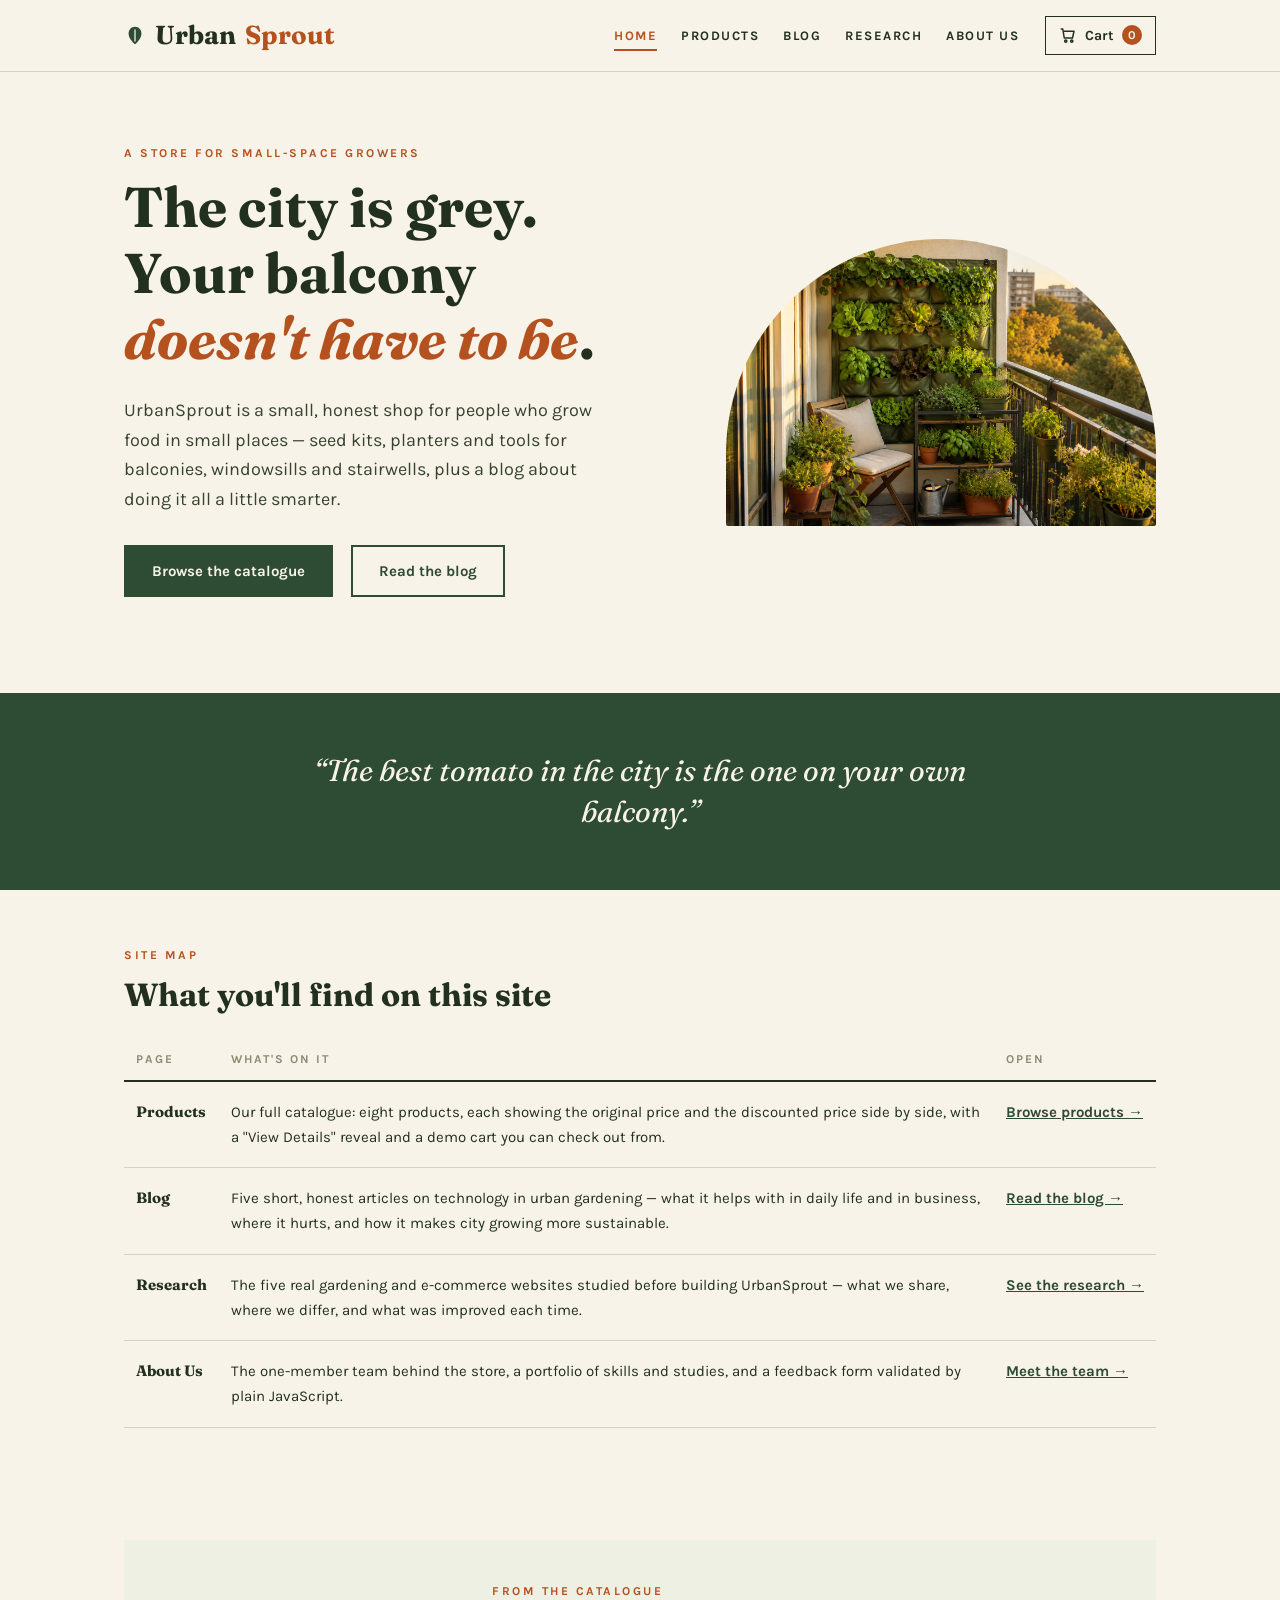
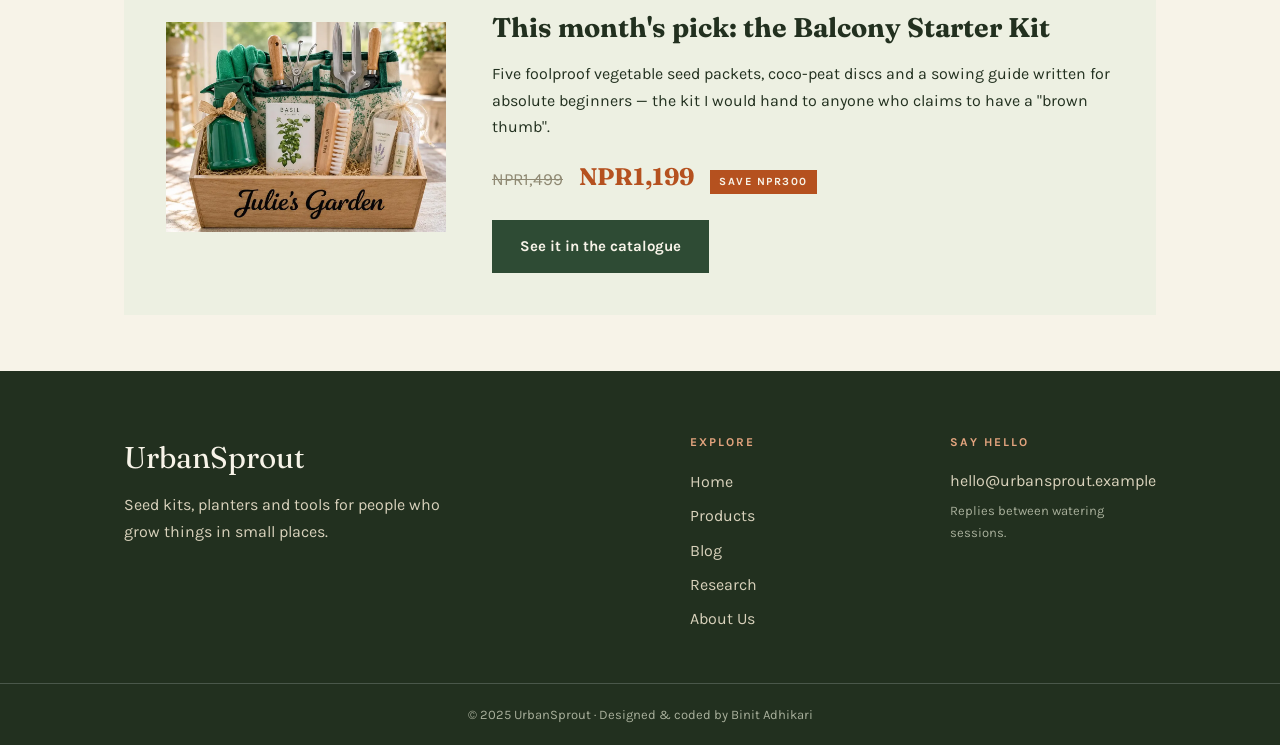
<file: UrbanSprout/index.html>
<!DOCTYPE html>
<html lang="en">
<head>
  
  <meta charset="UTF-8">
  <meta name="viewport" content="width=device-width, initial-scale=1.0">
  <meta name="description" content="UrbanSprout is a fictional urban gardening store — seed kits, planters and tools for balcony growers. A static student project by Aaditya Thakur.">
  <title>UrbanSprout — Urban Gardening, Grown Simple</title>

  
  <link href="https://fonts.googleapis.com/css2?family=Fraunces:opsz,wght@9..144,600;9..144,700&amp;family=Karla:wght@400;700&amp;display=swap" rel="stylesheet">

  
  <link rel="stylesheet" href="css/style.css">
</head>
<body>

 
  <nav class="navbar">
    <div class="nav-inner">
      <!-- brand: hand-drawn leaf SVG + wordmark -->
      <a href="index.html" class="brand">
        <svg xmlns="http://www.w3.org/2000/svg" width="22" height="22" viewBox="0 0 24 24" fill="none">
          <path d="M12 22C12 22 5 16.5 5 10.5C5 6 8 3 12 3C16 3 19 6 19 10.5C19 16.5 12 22 12 22Z" fill="#2E4B34"/>
          <path d="M12 6V19" stroke="#F7F3E8" stroke-width="1.4"/>
        </svg>
        Urban<span>Sprout</span>
      </a>

      
      <ul class="nav-links">
        <li><a href="index.html" class="active">Home</a></li>
        <li><a href="products.html">Products</a></li>
        <li><a href="blog.html">Blog</a></li>
        <li><a href="research.html">Research</a></li>
        <li><a href="about.html">About Us</a></li>
      </ul>

     
      <a href="products.html#cart" class="cart-link">
        <svg xmlns="http://www.w3.org/2000/svg" width="18" height="18" viewBox="0 0 24 24" fill="none" stroke="currentColor" stroke-width="2" stroke-linecap="round" stroke-linejoin="round">
          <path d="M3 4H5L7 16H18L20 7H6"/>
          <circle cx="9" cy="20" r="1.5"/>
          <circle cx="17" cy="20" r="1.5"/>
        </svg>
        Cart <span class="cart-count" id="cartCount">0</span>
      </a>
    </div>
  </nav>

  
  <header class="hero">
    <div class="wrap hero-grid">

      <!-- hero text -->
      <div class="hero-text">
        <span class="kicker">A store for small-space growers</span>
        <h1>The city is grey.<br>Your balcony <em>doesn't have to be</em>.</h1>
        <p>UrbanSprout is a small, honest shop for people who grow food in small
           places — seed kits, planters and tools for balconies, windowsills and
           stairwells, plus a blog about doing it all a little smarter.</p>
        <a href="products.html" class="btn">Browse the catalogue</a>
        <a href="blog.html" class="btn-outline">Read the blog</a>
        <p class="hero-note"></p>
      </div>

      
      <img src="images/bg.png"
           alt="A lush balcony garden with potted plants and vines climbing the railing"
           class="hero-img"
           style="border-radius: 999px 999px 12px 12px;">
    </div>
  </header>

  
  <section class="band">
    <div class="wrap">
      <p>“The best tomato in the city is the one on your own balcony.”</p>
    </div>
  </section>

  
  <section class="section">
    <div class="wrap">
      <span class="kicker">Site map</span>
      <h2>What you'll find on this site</h2>

      
      <div class="table-scroll">
        <table class="data">
          <thead>
            <tr>
              <th>Page</th>
              <th>What's on it</th>
              <th>Open</th>
            </tr>
          </thead>
          <tbody>
            <tr>
              <td class="page-name">Products</td>
              <td>Our full catalogue: eight products, each showing the original price
                  and the discounted price side by side, with a "View Details" reveal
                  and a demo cart you can check out from.</td>
              <td><a href="products.html">Browse products →</a></td>
            </tr>
            <tr>
              <td class="page-name">Blog</td>
              <td>Five short, honest articles on technology in urban gardening — what
                  it helps with in daily life and in business, where it hurts, and how
                  it makes city growing more sustainable.</td>
              <td><a href="blog.html">Read the blog →</a></td>
            </tr>
            <tr>
              <td class="page-name">Research</td>
              <td>The five real gardening and e-commerce websites studied before
                  building UrbanSprout — what we share, where we differ, and what was
                  improved each time.</td>
              <td><a href="research.html">See the research →</a></td>
            </tr>
            <tr>
              <td class="page-name">About Us</td>
              <td>The one-member team behind the store, a portfolio of skills and
                  studies, and a feedback form validated by plain JavaScript.</td>
              <td><a href="about.html">Meet the team →</a></td>
            </tr>
          </tbody>
        </table>
      </div>
    </div>
  </section>

  
  <section class="section">
    <div class="wrap">
      <div class="feature">
        <img src="images/Balcony.png"
             alt="The Balcony Starter Kit: seed packets, coco-peat discs and a sowing guide">
        <div class="feature-info">
          <span class="kicker">From the catalogue</span>
          <h2>This month's pick: the Balcony Starter Kit</h2>
          <p>Five foolproof vegetable seed packets, coco-peat discs and a sowing guide
             written for absolute beginners — the kit I would hand to anyone who
             claims to have a "brown thumb".</p>
          <p class="feature-price">
            <span class="price-old">NPR1,499</span>
            <span class="price-new">NPR1,199</span>
            <span class="save-tag">Save NPR300</span>
          </p>
          <a href="products.html" class="btn">See it in the catalogue</a>
        </div>
      </div>
    </div>
  </section>

 
  <footer class="footer">
    <div class="footer-inner">
      <div class="footer-brand">
        <p class="footer-logo">UrbanSprout</p>
        <p class="footer-tagline">Seed kits, planters and tools for people who grow
           things in small places.</p>
        <p class="footer-note"></p>
      </div>
      <div class="footer-col">
        <h4>Explore</h4>
        <ul>
          <li><a href="index.html">Home</a></li>
          <li><a href="products.html">Products</a></li>
          <li><a href="blog.html">Blog</a></li>
          <li><a href="research.html">Research</a></li>
          <li><a href="about.html">About Us</a></li>
        </ul>
      </div>
      <div class="footer-col">
        <h4>Say hello</h4>
        <p>hello@urbansprout.example</p>
        <p class="footer-small">Replies between watering sessions.</p>
      </div>
    </div>
    <div class="footer-bottom">
      © 2025 UrbanSprout · Designed &amp; coded by Binit Adhikari
    </div>
  </footer>

  
  <script src="js/main.js"></script>
</body>
</html>
</file>
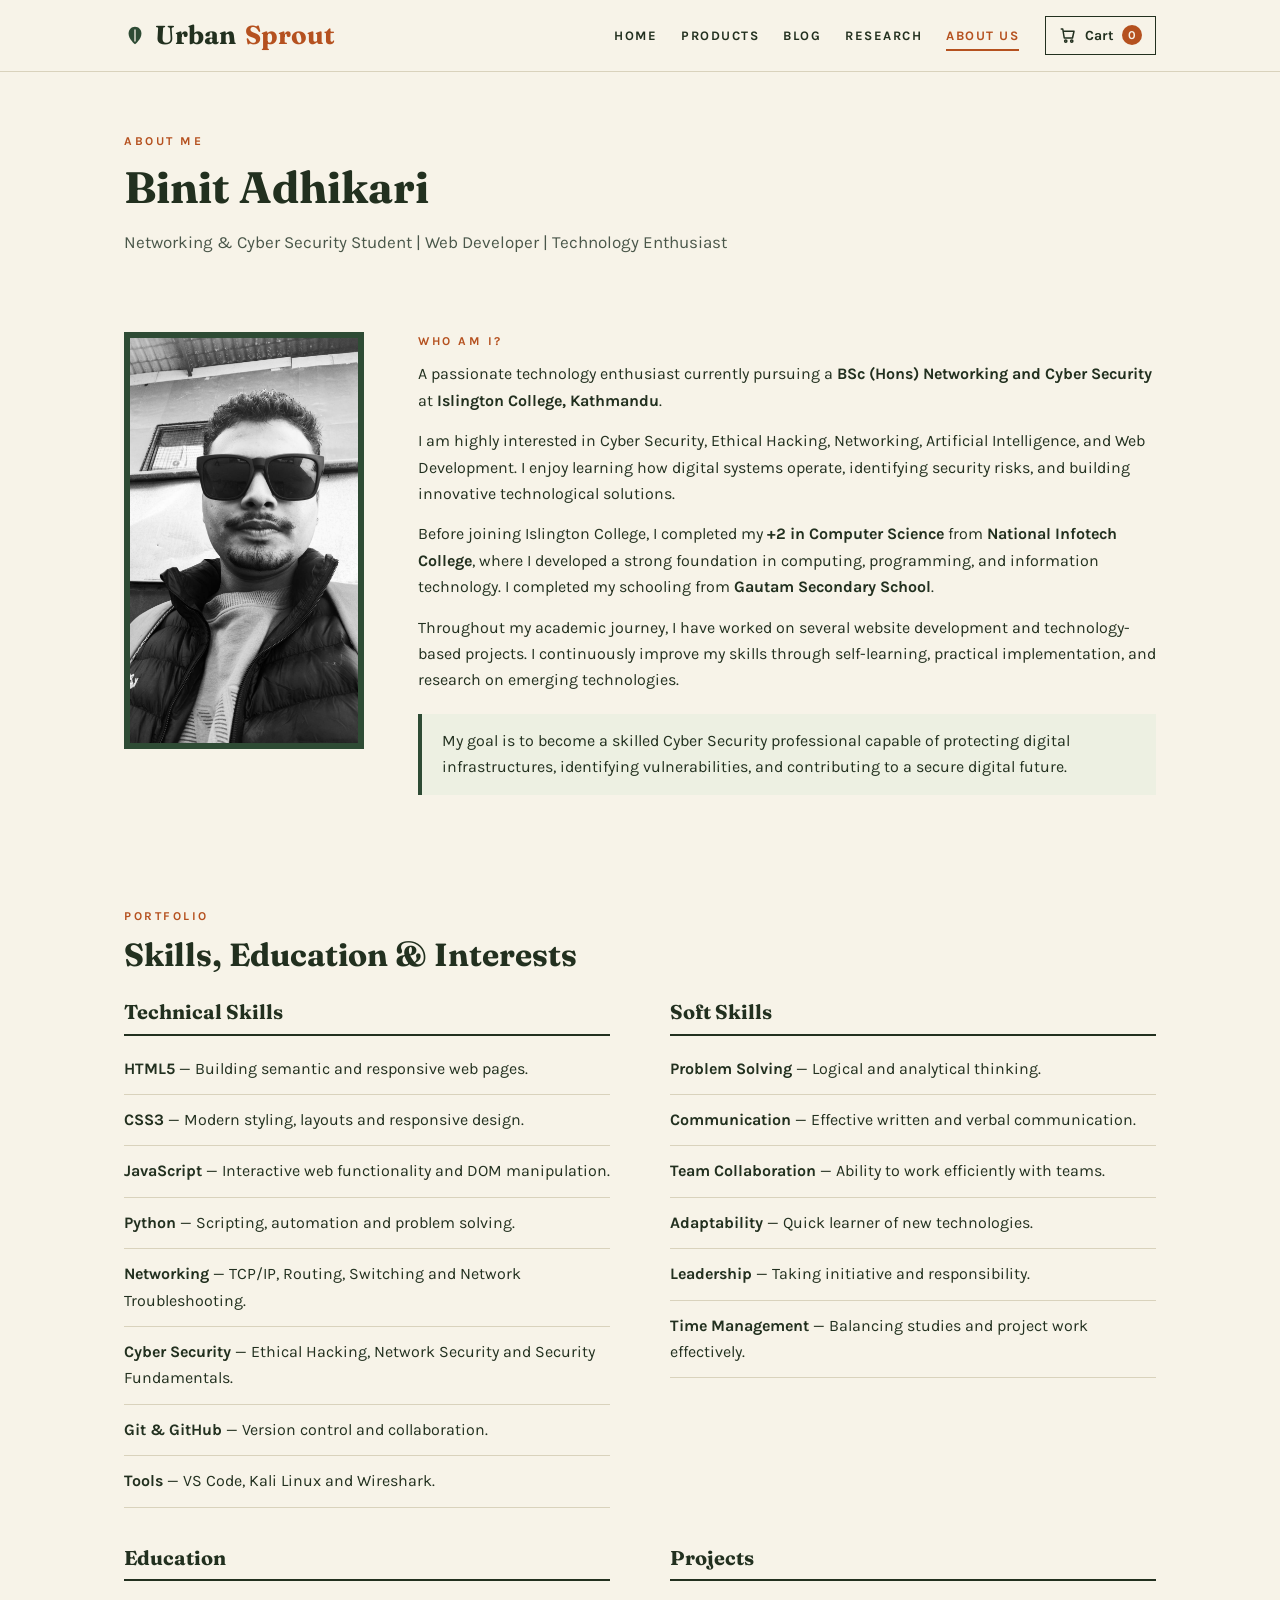
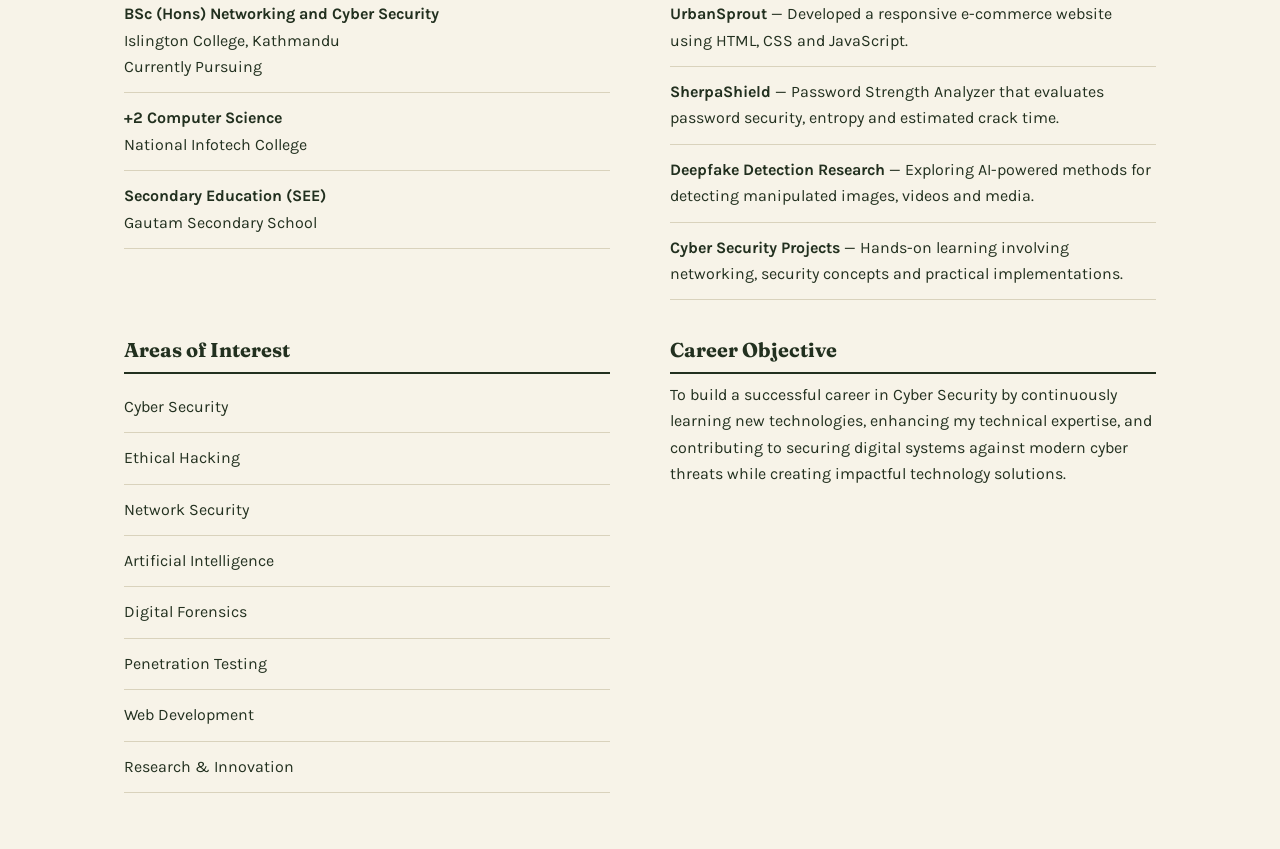
<file: UrbanSprout/about.html>
<!DOCTYPE html>
<html lang="en">
<head>
  <!-- ============ HEAD: meta tags, title, external CSS ============ -->
  <meta charset="UTF-8">
  <meta name="viewport" content="width=device-width, initial-scale=1.0">
  <meta name="description" content="Meet Binit Adhikari, the one-person team behind UrbanSprout — skills, education and a JavaScript-validated feedback form.">
  <title>About Binit Adhikari — UrbanSprout</title>

  <!-- Google Fonts (delete this line if external links are not allowed) -->
  <link href="https://fonts.googleapis.com/css2?family=Fraunces:opsz,wght@9..144,600;9..144,700&amp;family=Karla:wght@400;700&amp;display=swap" rel="stylesheet">

  <!-- external stylesheet, shared by all five pages -->
  <link rel="stylesheet" href="css/style.css">
</head>
<body>

  <!-- ============ NAVBAR (identical on all 5 pages; "active" is on About Us here) ============ -->
  <nav class="navbar">
    <div class="nav-inner">
      <a href="index.html" class="brand">
        <svg xmlns="http://www.w3.org/2000/svg" width="22" height="22" viewBox="0 0 24 24" fill="none">
          <path d="M12 22C12 22 5 16.5 5 10.5C5 6 8 3 12 3C16 3 19 6 19 10.5C19 16.5 12 22 12 22Z" fill="#2E4B34"/>
          <path d="M12 6V19" stroke="#F7F3E8" stroke-width="1.4"/>
        </svg>
        Urban<span>Sprout</span>
      </a>
      <ul class="nav-links">
        <li><a href="index.html">Home</a></li>
        <li><a href="products.html">Products</a></li>
        <li><a href="blog.html">Blog</a></li>
        <li><a href="research.html">Research</a></li>
        <li><a href="about.html" class="active">About Us</a></li>
      </ul>
      <a href="products.html#cart" class="cart-link">
        <svg xmlns="http://www.w3.org/2000/svg" width="18" height="18" viewBox="0 0 24 24" fill="none" stroke="currentColor" stroke-width="2" stroke-linecap="round" stroke-linejoin="round">
          <path d="M3 4H5L7 16H18L20 7H6"/>
          <circle cx="9" cy="20" r="1.5"/>
          <circle cx="17" cy="20" r="1.5"/>
        </svg>
        Cart <span class="cart-count" id="cartCount">0</span>
      </a>
    </div>
  </nav>

  <!-- ============ PAGE HEADING ============ -->
<header class="page-head">
  <div class="wrap">
    <span class="kicker">About Me</span>
    <h1>Binit Adhikari</h1>
    <p class="lead">
      Networking & Cyber Security Student | Web Developer | Technology Enthusiast
    </p>
  </div>
</header>

<!-- ============ PROFILE SECTION ============ -->
<section class="section">
  <div class="wrap">
    <div class="profile">

      <img src="images/binit.png.png"
           alt="Binit Adhikari"
           style="width: 240px; border: 6px solid #2E4B34;">

      <div class="profile-text">
        <span class="kicker">Who Am I?</span>

</strong>A passionate technology
          enthusiast currently pursuing a
          <strong>BSc (Hons) Networking and Cyber Security</strong> at
          <strong>Islington College, Kathmandu</strong>.
        </p>

        <p>
          I am highly interested in Cyber Security, Ethical Hacking, Networking,
          Artificial Intelligence, and Web Development. I enjoy learning how
          digital systems operate, identifying security risks, and building
          innovative technological solutions.
        </p>

        <p>
          Before joining Islington College, I completed my
          <strong>+2 in Computer Science</strong> from
          <strong>National Infotech College</strong>, where I developed a strong
          foundation in computing, programming, and information technology.
          I completed my schooling from
          <strong>Gautam Secondary School</strong>.
        </p>

        <p>
          Throughout my academic journey, I have worked on several website
          development and technology-based projects. I continuously improve my
          skills through self-learning, practical implementation, and research on
          emerging technologies.
        </p>

        <p class="team-line">
          My goal is to become a skilled Cyber Security professional capable of
          protecting digital infrastructures, identifying vulnerabilities, and
          contributing to a secure digital future.
        </p>

      </div>
    </div>
  </div>
</section>

<!-- ============ PORTFOLIO SECTION ============ -->
<section class="section">
  <div class="wrap">

    <span class="kicker">Portfolio</span>
    <h2>Skills, Education & Interests</h2>

    <div class="cv-grid">

      <!-- Technical Skills -->
      <div class="cv-block">
        <h3>Technical Skills</h3>
        <ul>
          <li><strong>HTML5</strong> — Building semantic and responsive web pages.</li>
          <li><strong>CSS3</strong> — Modern styling, layouts and responsive design.</li>
          <li><strong>JavaScript</strong> — Interactive web functionality and DOM manipulation.</li>
          <li><strong>Python</strong> — Scripting, automation and problem solving.</li>
          <li><strong>Networking</strong> — TCP/IP, Routing, Switching and Network Troubleshooting.</li>
          <li><strong>Cyber Security</strong> — Ethical Hacking, Network Security and Security Fundamentals.</li>
          <li><strong>Git & GitHub</strong> — Version control and collaboration.</li>
          <li><strong>Tools</strong> — VS Code, Kali Linux and Wireshark.</li>
        </ul>
      </div>

      <!-- Soft Skills -->
      <div class="cv-block">
        <h3>Soft Skills</h3>
        <ul>
          <li><strong>Problem Solving</strong> — Logical and analytical thinking.</li>
          <li><strong>Communication</strong> — Effective written and verbal communication.</li>
          <li><strong>Team Collaboration</strong> — Ability to work efficiently with teams.</li>
          <li><strong>Adaptability</strong> — Quick learner of new technologies.</li>
          <li><strong>Leadership</strong> — Taking initiative and responsibility.</li>
          <li><strong>Time Management</strong> — Balancing studies and project work effectively.</li>
        </ul>
      </div>

      <!-- Education -->
      <div class="cv-block">
        <h3>Education</h3>
        <ul>

          <li>
            <strong>BSc (Hons) Networking and Cyber Security</strong><br>
            Islington College, Kathmandu<br>
            Currently Pursuing
          </li>

          <li>
            <strong>+2 Computer Science</strong><br>
            National Infotech College
          </li>

          <li>
            <strong>Secondary Education (SEE)</strong><br>
            Gautam Secondary School
          </li>

        </ul>
      </div>

      <!-- Projects -->
      <div class="cv-block">
        <h3>Projects</h3>
        <ul>
          <li>
            <strong>UrbanSprout</strong> — Developed a responsive e-commerce
            website using HTML, CSS and JavaScript.
          </li>

          <li>
            <strong>SherpaShield</strong> — Password Strength Analyzer that evaluates
            password security, entropy and estimated crack time.
          </li>

          <li>
            <strong>Deepfake Detection Research</strong> — Exploring AI-powered
            methods for detecting manipulated images, videos and media.
          </li>

          <li>
            <strong>Cyber Security Projects</strong> — Hands-on learning involving
            networking, security concepts and practical implementations.
          </li>
        </ul>
      </div>

      <!-- Areas of Interest -->
      <div class="cv-block">
        <h3>Areas of Interest</h3>
        <ul>
          <li>Cyber Security</li>
          <li>Ethical Hacking</li>
          <li>Network Security</li>
          <li>Artificial Intelligence</li>
          <li>Digital Forensics</li>
          <li>Penetration Testing</li>
          <li>Web Development</li>
          <li>Research & Innovation</li>
        </ul>
      </div>

      <!-- Career Objective -->
      <div class="cv-block">
        <h3>Career Objective</h3>
        <p>
          To build a successful career in Cyber Security by continuously learning
          new technologies, enhancing my technical expertise, and contributing to
          securing digital systems against modern cyber threats while creating
          impactful technology solutions.
        </p>
      </div>

    </div>
  </div>
</section>
</file>
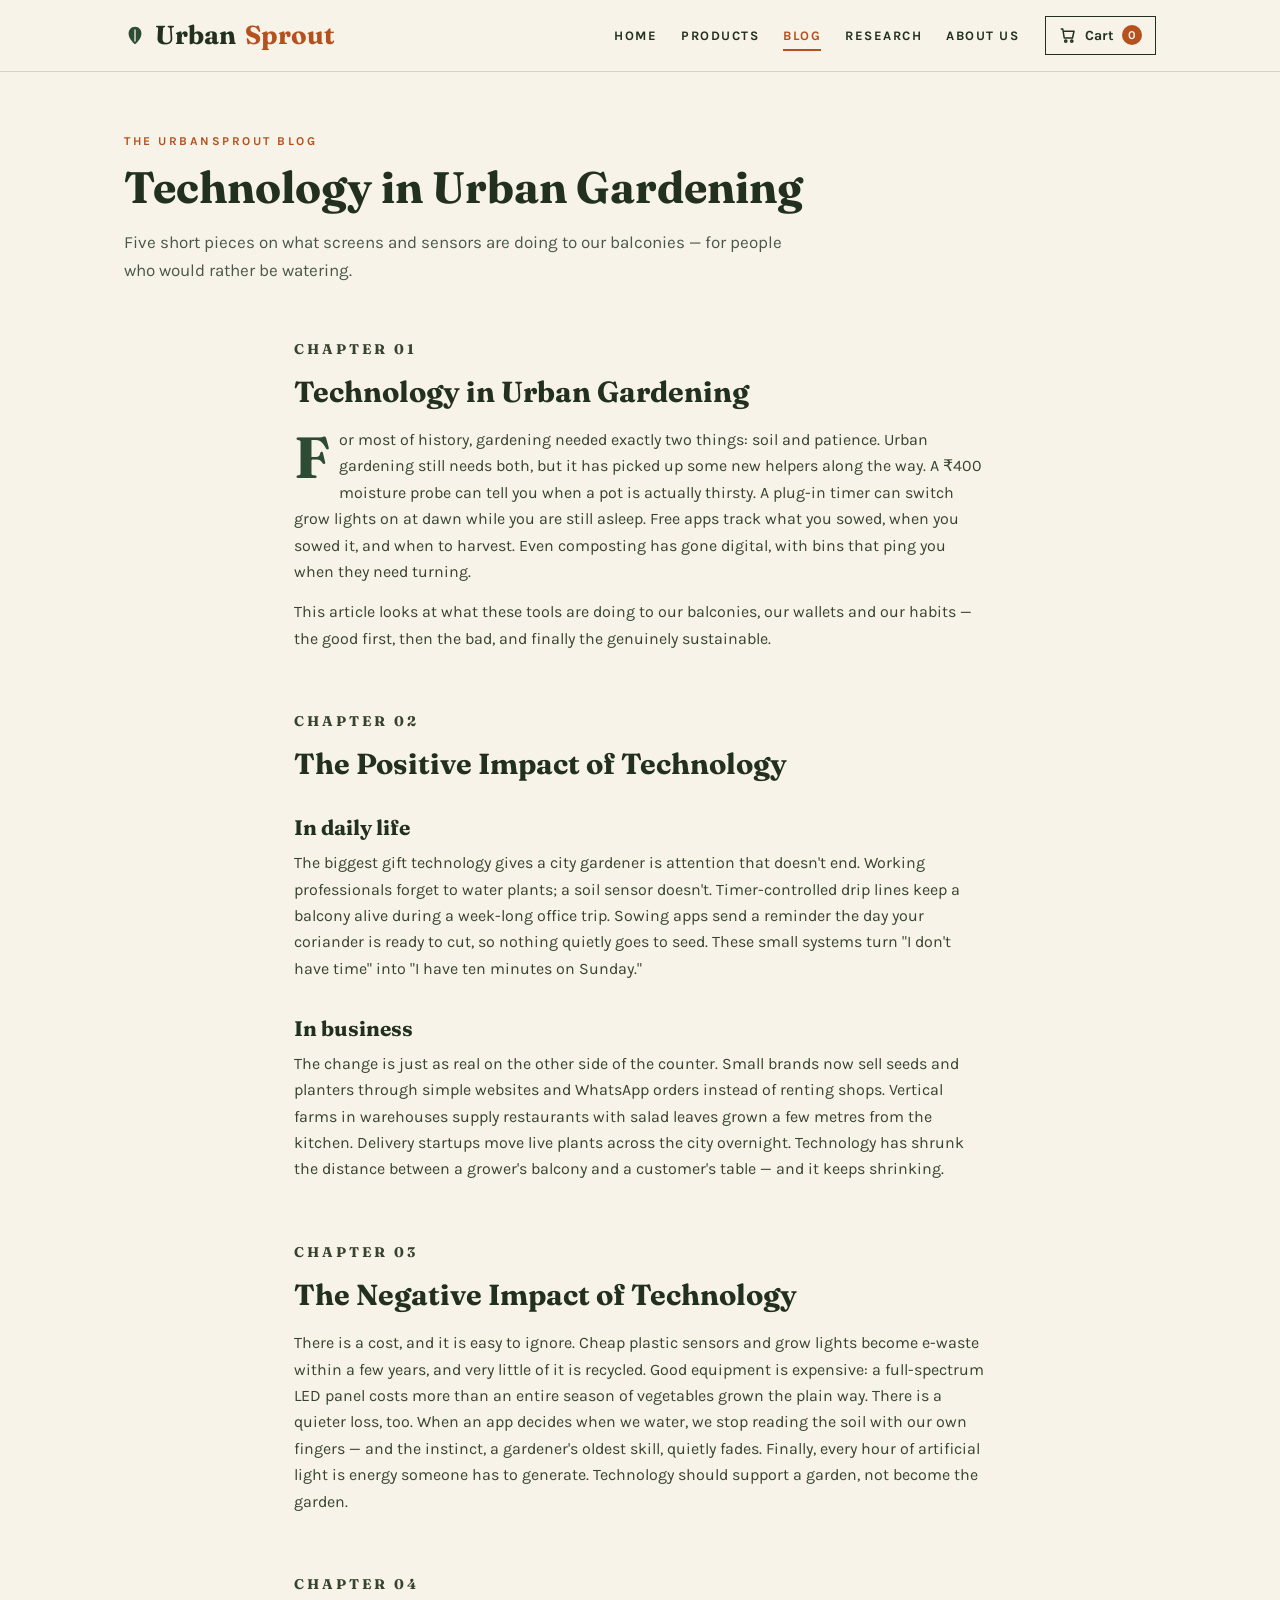
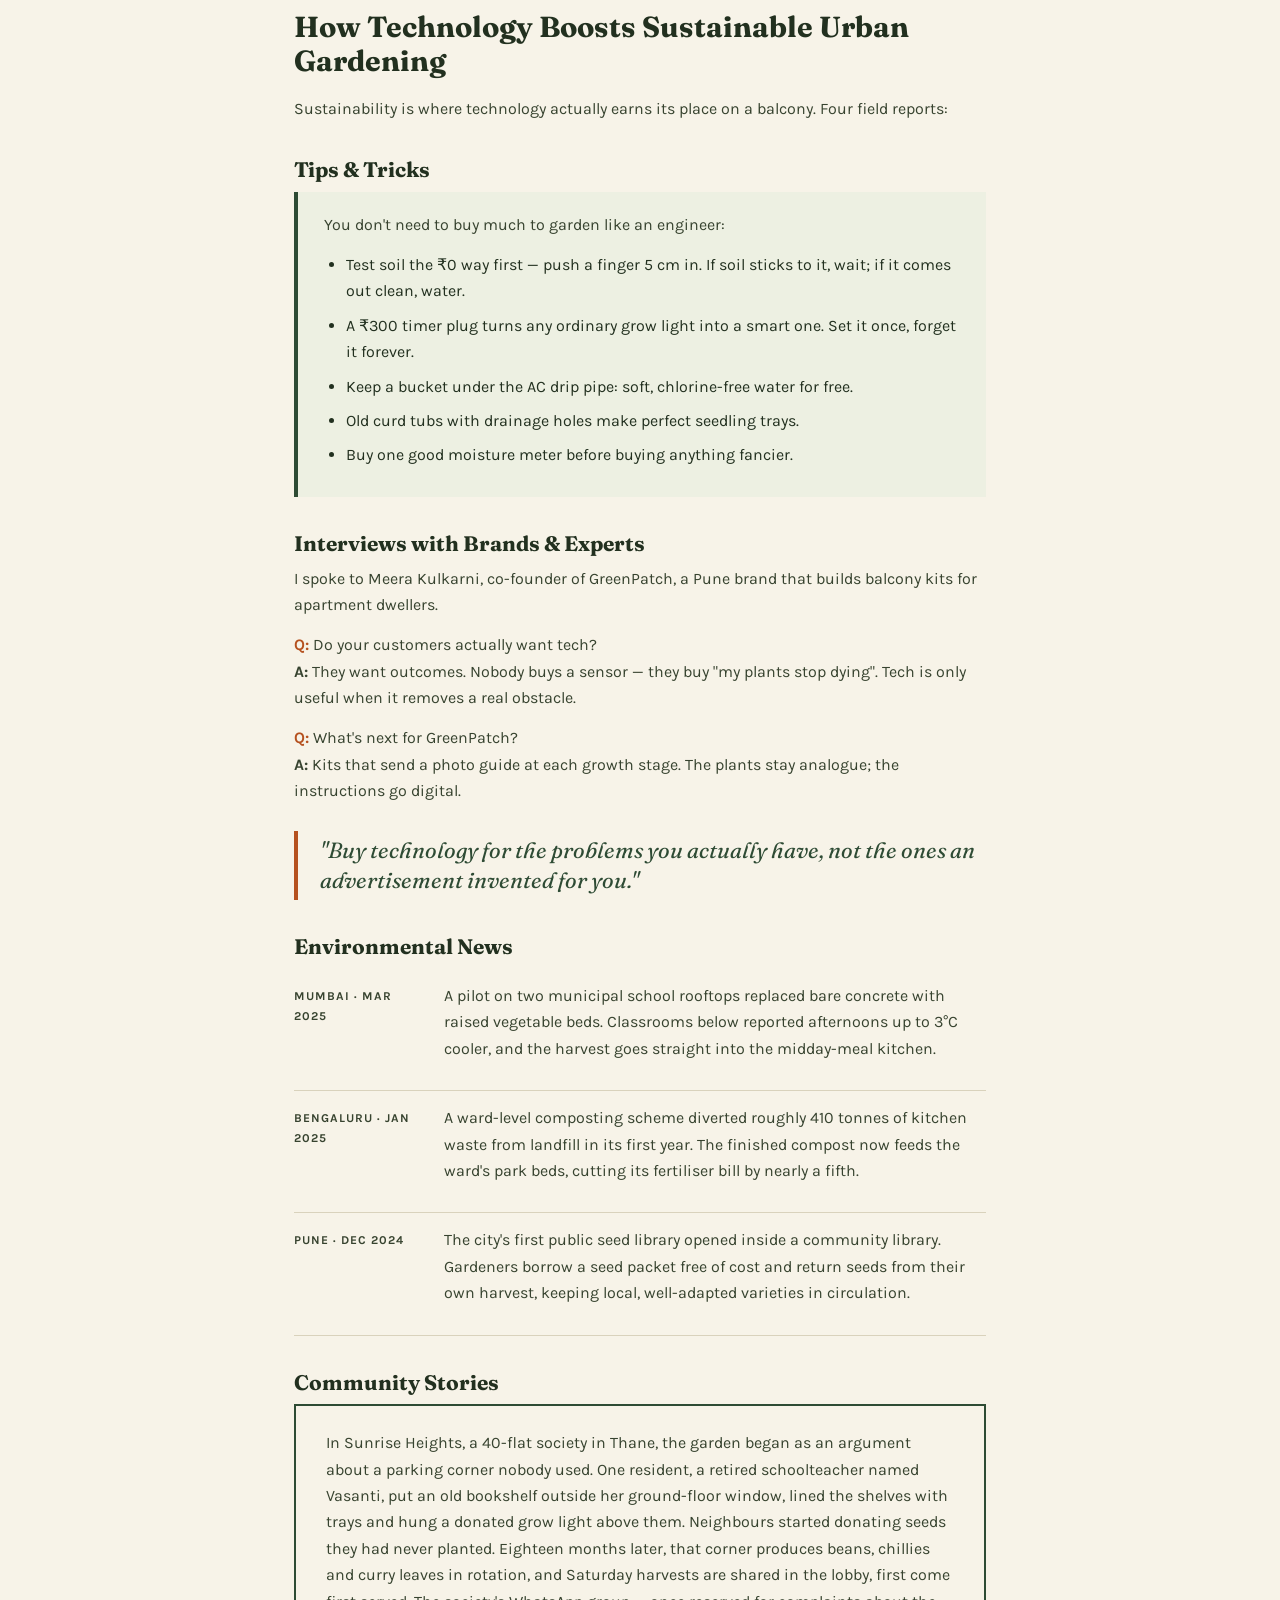
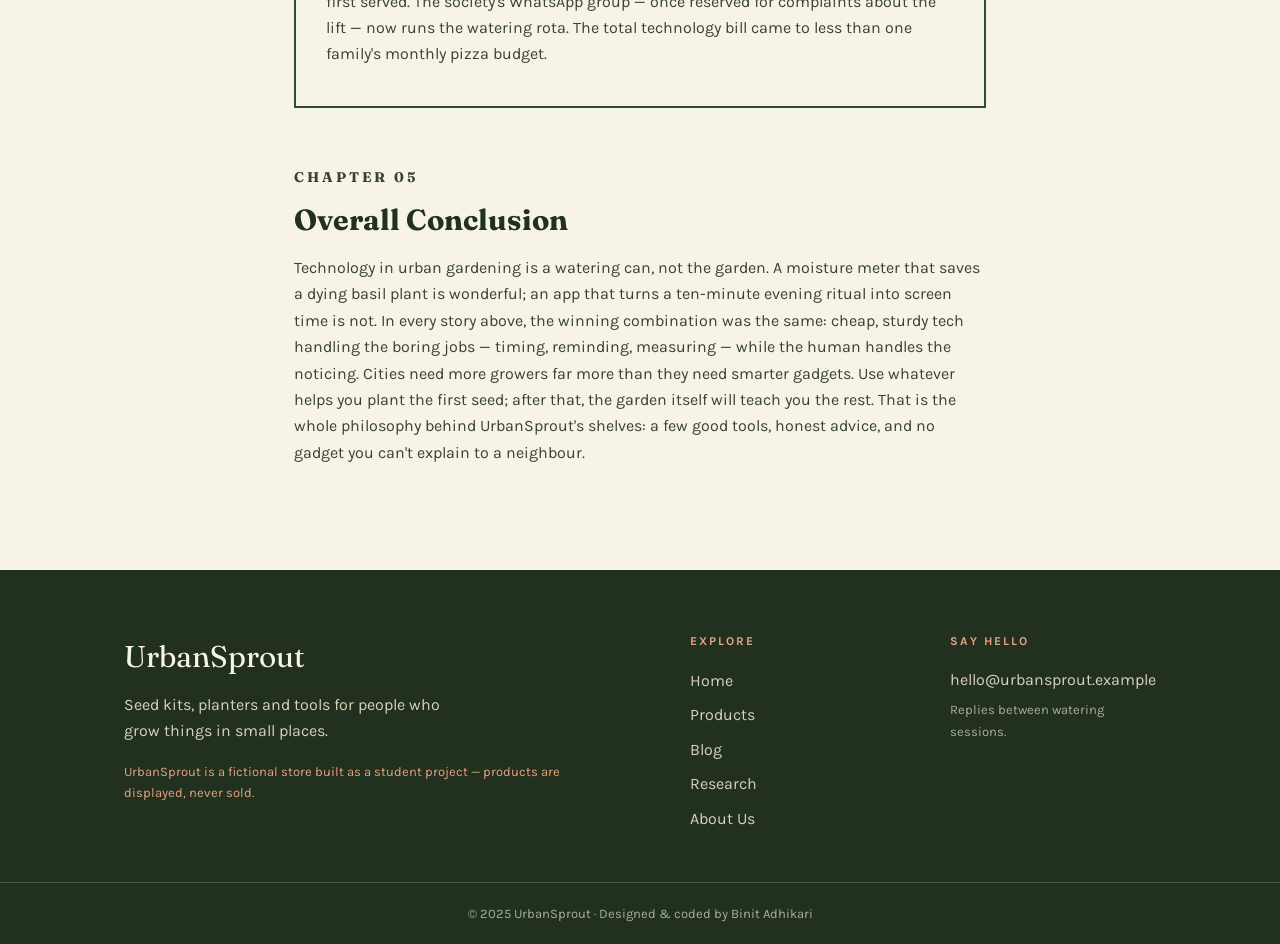
<file: UrbanSprout/blog.html>
<!DOCTYPE html>
<html lang="en">
<head>
  <!-- ============ HEAD: meta tags, title, external CSS ============ -->
  <meta charset="UTF-8">
  <meta name="viewport" content="width=device-width, initial-scale=1.0">
  <meta name="description" content="Five short articles on technology in urban gardening: the good, the bad, and how it makes city growing more sustainable.">
  <title>Blog — Technology in Urban Gardening | UrbanSprout</title>

  <!-- Google Fonts (delete this line if external links are not allowed) -->
  <link href="https://fonts.googleapis.com/css2?family=Fraunces:opsz,wght@9..144,600;9..144,700&amp;family=Karla:wght@400;700&amp;display=swap" rel="stylesheet">

  <!-- external stylesheet, shared by all five pages -->
  <link rel="stylesheet" href="css/style.css">

  <!-- ============================================================
       INTERNAL CSS — Blog page only (internal-CSS mark).
       These rules style this page's article layout. They live here,
       not in css/style.css, on purpose: the blog is the only page
       that needs them. This block sits AFTER the external <link>,
       so where both target the same element, these rules win.
       ============================================================ -->
  <style>
    /* one comfortable reading column */
    .post { max-width: 740px; margin: 0 auto; padding: 34px 24px 90px; }
    .post p { color: #37432F; }

    /* chapter openers: small terracotta number + serif title */
    .chapter { margin-top: 58px; }
    .chapter:first-child { margin-top: 0; }
    .chapter-num {
      font-family: 'Fraunces', Georgia, serif;
      font-size: 14px; font-weight: 700;
      letter-spacing: 3px; text-transform: uppercase;
      color: #B5511F;
    }
    .chapter h2 { font-size: 29px; margin: 6px 0 18px; }

    /* the opening paragraph of chapter 01 gets a drop cap
       (::first-letter styles only the first letter) */
    .dropcap::first-letter {
      font-family: 'Fraunces', Georgia, serif;
      font-size: 58px; line-height: 0.85;
      float: left; padding: 6px 10px 0 0;
      color: #2E4B34; font-weight: 700;
    }

    /* sub-sections inside a chapter */
    .sub { margin-top: 34px; }
    .sub h3 { font-size: 21px; margin-bottom: 10px; }

    /* "Field Notes" box for tips */
    .field-notes {
      background-color: #EDF0E2;
      border-left: 4px solid #2E4B34;
      padding: 20px 26px;
    }
    .field-notes ul { margin: 10px 0 0 22px; }
    .field-notes li { margin-bottom: 8px; }

    /* interview Q&A lines */
    .qa { margin-bottom: 14px; }
    .qa .q { font-weight: 700; color: #B5511F; }
    .qa .a { font-weight: 700; }
    .pullquote {
      font-family: 'Fraunces', Georgia, serif;
      font-style: italic; font-size: 22px; line-height: 1.4;
      color: #2E4B34;
      border-left: 4px solid #B5511F;
      padding: 4px 0 4px 22px;
      margin: 26px 0 10px;
    }

    /* news briefs: date column + text */
    .news-item { display: flex; gap: 20px; padding: 14px 0; border-bottom: 1px solid #D9D2BC; }
    .news-date {
      flex: 0 0 130px;
      font-size: 12px; font-weight: 700; letter-spacing: 1px;
      text-transform: uppercase; color: #B5511F; padding-top: 4px;
    }

    /* community story highlight */
    .story-box { border: 2px solid #2E4B34; padding: 24px 30px; }

    /* narrow screens: news briefs stack */
    @media (max-width: 640px) {
      .news-item { display: block; }
      .news-date { padding-bottom: 4px; }
    }
  </style>
</head>
<body>

  <!-- ============ NAVBAR (identical on all 5 pages; "active" is on Blog here) ============ -->
  <nav class="navbar">
    <div class="nav-inner">
      <a href="index.html" class="brand">
        <svg xmlns="http://www.w3.org/2000/svg" width="22" height="22" viewBox="0 0 24 24" fill="none">
          <path d="M12 22C12 22 5 16.5 5 10.5C5 6 8 3 12 3C16 3 19 6 19 10.5C19 16.5 12 22 12 22Z" fill="#2E4B34"/>
          <path d="M12 6V19" stroke="#F7F3E8" stroke-width="1.4"/>
        </svg>
        Urban<span>Sprout</span>
      </a>
      <ul class="nav-links">
        <li><a href="index.html">Home</a></li>
        <li><a href="products.html">Products</a></li>
        <li><a href="blog.html" class="active">Blog</a></li>
        <li><a href="research.html">Research</a></li>
        <li><a href="about.html">About Us</a></li>
      </ul>
      <a href="products.html#cart" class="cart-link">
        <svg xmlns="http://www.w3.org/2000/svg" width="18" height="18" viewBox="0 0 24 24" fill="none" stroke="currentColor" stroke-width="2" stroke-linecap="round" stroke-linejoin="round">
          <path d="M3 4H5L7 16H18L20 7H6"/>
          <circle cx="9" cy="20" r="1.5"/>
          <circle cx="17" cy="20" r="1.5"/>
        </svg>
        Cart <span class="cart-count" id="cartCount">0</span>
      </a>
    </div>
  </nav>

  <!-- ============ PAGE HEADING ============ -->
  <header class="page-head">
    <div class="wrap">
      <span class="kicker">The UrbanSprout blog</span>
      <h1>Technology in Urban Gardening</h1>
      <p class="lead">Five short pieces on what screens and sensors are doing to our
         balconies — for people who would rather be watering.</p>
    </div>
  </header>

  <!-- ============ THE ARTICLES ============ -->
  <main class="post">

    <!-- ===== Chapter 01: introduction ===== -->
    <article class="chapter">
      <p class="chapter-num">Chapter 01</p>
      <h2>Technology in Urban Gardening</h2>
      <p class="dropcap">For most of history, gardening needed exactly two things: soil
         and patience. Urban gardening still needs both, but it has picked up some new
         helpers along the way. A ₹400 moisture probe can tell you when a pot is
         actually thirsty. A plug-in timer can switch grow lights on at dawn while you
         are still asleep. Free apps track what you sowed, when you sowed it, and when
         to harvest. Even composting has gone digital, with bins that ping you when
         they need turning.</p>
      <p>This article looks at what these tools are doing to our balconies, our wallets
         and our habits — the good first, then the bad, and finally the genuinely
         sustainable.</p>
    </article>

    <!-- ===== Chapter 02: positive impact (daily life + business) ===== -->
    <article class="chapter">
      <p class="chapter-num">Chapter 02</p>
      <h2>The Positive Impact of Technology</h2>

      <div class="sub">
        <h3>In daily life</h3>
        <p>The biggest gift technology gives a city gardener is attention that doesn't
           end. Working professionals forget to water plants; a soil sensor doesn't.
           Timer-controlled drip lines keep a balcony alive during a week-long office
           trip. Sowing apps send a reminder the day your coriander is ready to cut, so
           nothing quietly goes to seed. These small systems turn "I don't have time"
           into "I have ten minutes on Sunday."</p>
      </div>

      <div class="sub">
        <h3>In business</h3>
        <p>The change is just as real on the other side of the counter. Small brands
           now sell seeds and planters through simple websites and WhatsApp orders
           instead of renting shops. Vertical farms in warehouses supply restaurants
           with salad leaves grown a few metres from the kitchen. Delivery startups
           move live plants across the city overnight. Technology has shrunk the
           distance between a grower's balcony and a customer's table — and it keeps
           shrinking.</p>
      </div>
    </article>

    <!-- ===== Chapter 03: negative impact ===== -->
    <article class="chapter">
      <p class="chapter-num">Chapter 03</p>
      <h2>The Negative Impact of Technology</h2>
      <p>There is a cost, and it is easy to ignore. Cheap plastic sensors and grow
         lights become e-waste within a few years, and very little of it is recycled.
         Good equipment is expensive: a full-spectrum LED panel costs more than an
         entire season of vegetables grown the plain way. There is a quieter loss, too.
         When an app decides when we water, we stop reading the soil with our own
         fingers — and the instinct, a gardener's oldest skill, quietly fades. Finally,
         every hour of artificial light is energy someone has to generate. Technology
         should support a garden, not become the garden.</p>
    </article>

    <!-- ===== Chapter 04: sustainability, with four field reports ===== -->
    <article class="chapter">
      <p class="chapter-num">Chapter 04</p>
      <h2>How Technology Boosts Sustainable Urban Gardening</h2>
      <p>Sustainability is where technology actually earns its place on a balcony.
         Four field reports:</p>

      <!-- Tips & Tricks -->
      <div class="sub">
        <h3>Tips &amp; Tricks</h3>
        <div class="field-notes">
          <p>You don't need to buy much to garden like an engineer:</p>
          <ul>
            <li>Test soil the ₹0 way first — push a finger 5 cm in. If soil sticks to it, wait; if it comes out clean, water.</li>
            <li>A ₹300 timer plug turns any ordinary grow light into a smart one. Set it once, forget it forever.</li>
            <li>Keep a bucket under the AC drip pipe: soft, chlorine-free water for free.</li>
            <li>Old curd tubs with drainage holes make perfect seedling trays.</li>
            <li>Buy one good moisture meter before buying anything fancier.</li>
          </ul>
        </div>
      </div>

      <!-- Interviews -->
      <div class="sub">
        <h3>Interviews with Brands &amp; Experts</h3>
        <p>I spoke to Meera Kulkarni, co-founder of GreenPatch, a Pune brand that
           builds balcony kits for apartment dwellers.</p>
        <p class="qa"><span class="q">Q:</span> Do your customers actually want tech?<br>
           <span class="a">A:</span> They want outcomes. Nobody buys a sensor — they buy "my plants stop dying". Tech is only useful when it removes a real obstacle.</p>
        <p class="qa"><span class="q">Q:</span> What's next for GreenPatch?<br>
           <span class="a">A:</span> Kits that send a photo guide at each growth stage. The plants stay analogue; the instructions go digital.</p>
        <blockquote class="pullquote">"Buy technology for the problems you actually have, not the ones an advertisement invented for you."</blockquote>
      </div>

      <!-- Environmental News -->
      <div class="sub">
        <h3>Environmental News</h3>
        <div class="news-item">
          <p class="news-date">Mumbai · Mar 2025</p>
          <p>A pilot on two municipal school rooftops replaced bare concrete with raised
             vegetable beds. Classrooms below reported afternoons up to 3°C cooler, and
             the harvest goes straight into the midday-meal kitchen.</p>
        </div>
        <div class="news-item">
          <p class="news-date">Bengaluru · Jan 2025</p>
          <p>A ward-level composting scheme diverted roughly 410 tonnes of kitchen waste
             from landfill in its first year. The finished compost now feeds the ward's
             park beds, cutting its fertiliser bill by nearly a fifth.</p>
        </div>
        <div class="news-item">
          <p class="news-date">Pune · Dec 2024</p>
          <p>The city's first public seed library opened inside a community library.
             Gardeners borrow a seed packet free of cost and return seeds from their own
             harvest, keeping local, well-adapted varieties in circulation.</p>
        </div>
      </div>

      <!-- Community Stories -->
      <div class="sub">
        <h3>Community Stories</h3>
        <div class="story-box">
          <p>In Sunrise Heights, a 40-flat society in Thane, the garden began as an
             argument about a parking corner nobody used. One resident, a retired
             schoolteacher named Vasanti, put an old bookshelf outside her ground-floor
             window, lined the shelves with trays and hung a donated grow light above
             them. Neighbours started donating seeds they had never planted. Eighteen
             months later, that corner produces beans, chillies and curry leaves in
             rotation, and Saturday harvests are shared in the lobby, first come first
             served. The society's WhatsApp group — once reserved for complaints about
             the lift — now runs the watering rota. The total technology bill came to
             less than one family's monthly pizza budget.</p>
        </div>
      </div>
    </article>

    <!-- ===== Chapter 05: overall conclusion ===== -->
    <article class="chapter">
      <p class="chapter-num">Chapter 05</p>
      <h2>Overall Conclusion</h2>
      <p>Technology in urban gardening is a watering can, not the garden. A moisture
         meter that saves a dying basil plant is wonderful; an app that turns a
         ten-minute evening ritual into screen time is not. In every story above, the
         winning combination was the same: cheap, sturdy tech handling the boring jobs
         — timing, reminding, measuring — while the human handles the noticing. Cities
         need more growers far more than they need smarter gadgets. Use whatever helps
         you plant the first seed; after that, the garden itself will teach you the
         rest. That is the whole philosophy behind UrbanSprout's shelves: a few good
         tools, honest advice, and no gadget you can't explain to a neighbour.</p>
    </article>
  </main>

  <!-- ============ FOOTER (identical on all 5 pages) ============ -->
  <footer class="footer">
    <div class="footer-inner">
      <div class="footer-brand">
        <p class="footer-logo">UrbanSprout</p>
        <p class="footer-tagline">Seed kits, planters and tools for people who grow
           things in small places.</p>
        <p class="footer-note">UrbanSprout is a fictional store built as a student
           project — products are displayed, never sold.</p>
      </div>
      <div class="footer-col">
        <h4>Explore</h4>
        <ul>
          <li><a href="index.html">Home</a></li>
          <li><a href="products.html">Products</a></li>
          <li><a href="blog.html">Blog</a></li>
          <li><a href="research.html">Research</a></li>
          <li><a href="about.html">About Us</a></li>
        </ul>
      </div>
      <div class="footer-col">
        <h4>Say hello</h4>
        <p>hello@urbansprout.example</p>
        <p class="footer-small">Replies between watering sessions.</p>
      </div>
    </div>
    <div class="footer-bottom">
      © 2025 UrbanSprout · Designed &amp; coded by Binit Adhikari
    </div>
  </footer>

  <script src="js/main.js"></script>
</body>
</html>
</file>
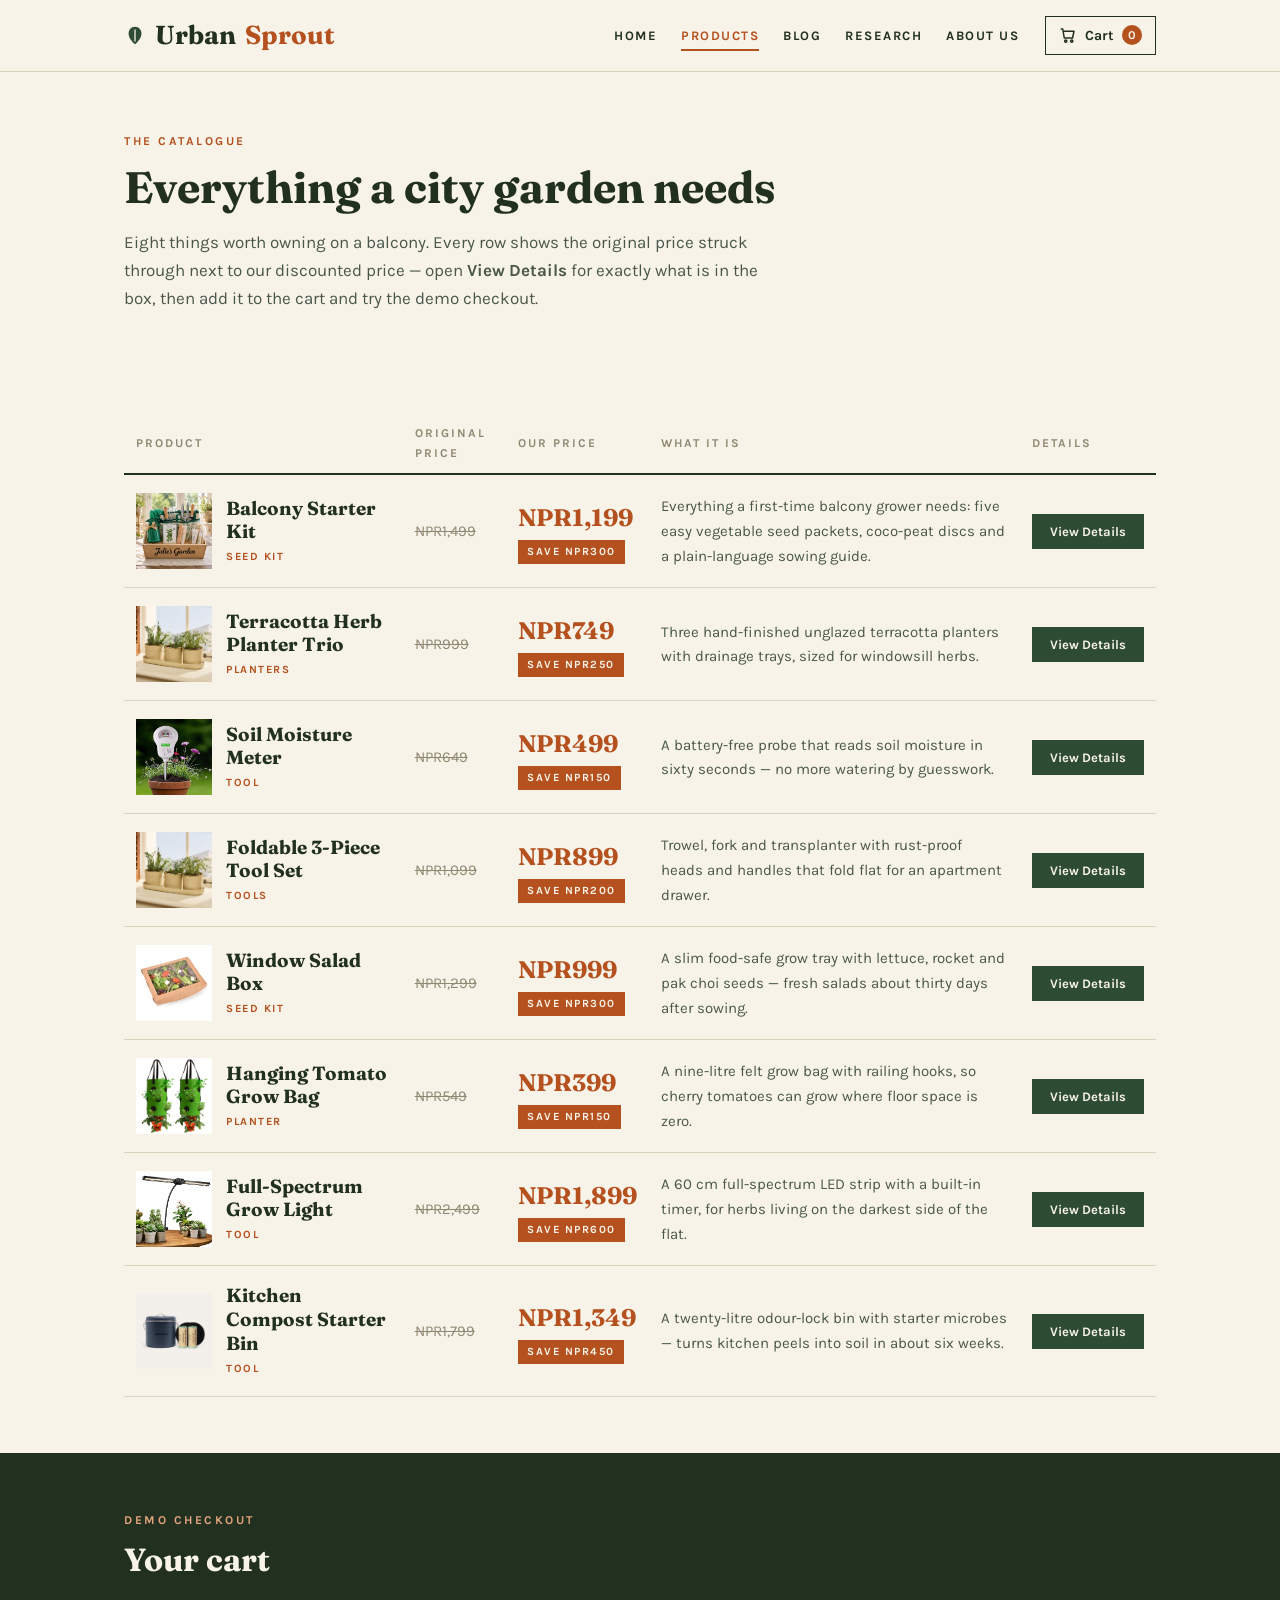
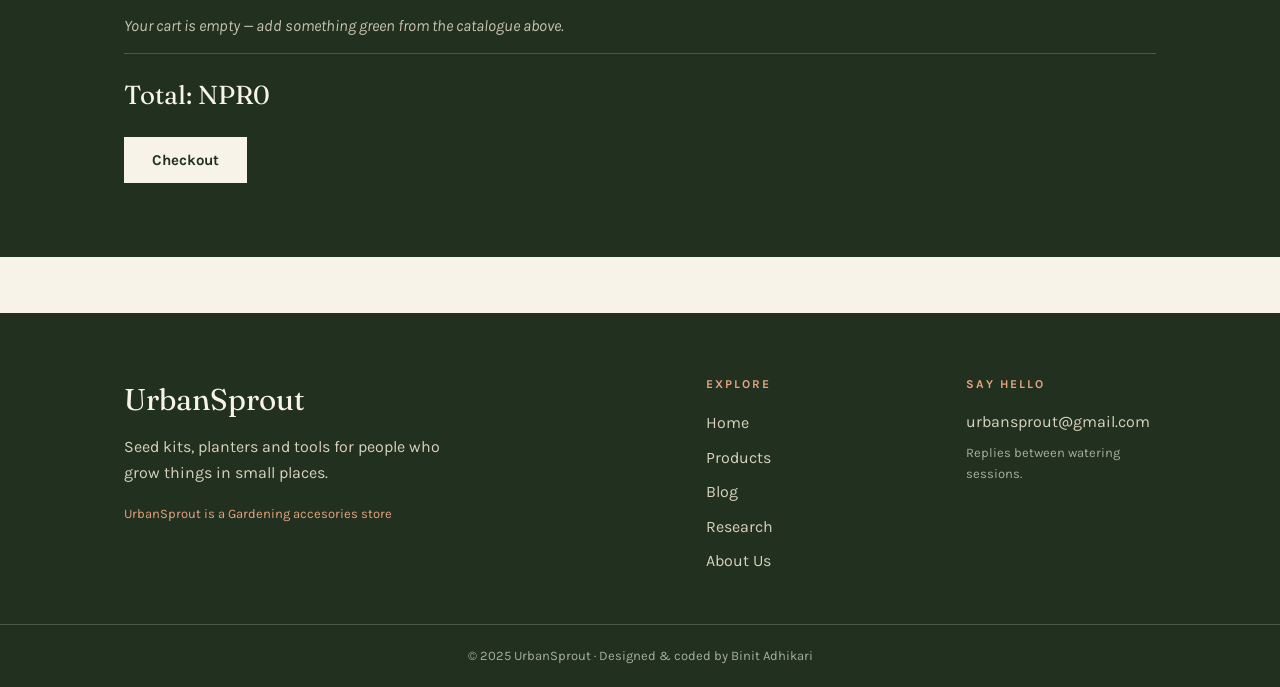
<file: UrbanSprout/products.html>
<!DOCTYPE html>
<html lang="en">
<head>
  <!-- ============ HEAD: meta tags, title, external CSS ============ -->
  <meta charset="UTF-8">
  <meta name="viewport" content="width=device-width, initial-scale=1.0">
  <meta name="description" content="The UrbanSprout catalogue: eight gardening products with original and discounted prices, expandable details and a demo cart.">
  <title>Products — UrbanSprout</title>

  <!-- Google Fonts (delete this line if external links are not allowed —
       fallback fonts in css/style.css take over automatically) -->
  <link href="https://fonts.googleapis.com/css2?family=Fraunces:opsz,wght@9..144,600;9..144,700&amp;family=Karla:wght@400;700&amp;display=swap" rel="stylesheet">

  <!-- external stylesheet, shared by all five pages -->
  <link rel="stylesheet" href="css/style.css">
</head>
<body>

  <!-- ============ NAVBAR (identical on all 5 pages; "active" is on Products here) ============ -->
  <nav class="navbar">
    <div class="nav-inner">
      <a href="index.html" class="brand">
        <svg xmlns="http://www.w3.org/2000/svg" width="22" height="22" viewBox="0 0 24 24" fill="none">
          <path d="M12 22C12 22 5 16.5 5 10.5C5 6 8 3 12 3C16 3 19 6 19 10.5C19 16.5 12 22 12 22Z" fill="#2E4B34"/>
          <path d="M12 6V19" stroke="#F7F3E8" stroke-width="1.4"/>
        </svg>
        Urban<span>Sprout</span>
      </a>
      <ul class="nav-links">
        <li><a href="index.html">Home</a></li>
        <li><a href="products.html" class="active">Products</a></li>
        <li><a href="blog.html">Blog</a></li>
        <li><a href="research.html">Research</a></li>
        <li><a href="about.html">About Us</a></li>
      </ul>
      <a href="products.html#cart" class="cart-link">
        <svg xmlns="http://www.w3.org/2000/svg" width="18" height="18" viewBox="0 0 24 24" fill="none" stroke="currentColor" stroke-width="2" stroke-linecap="round" stroke-linejoin="round">
          <path d="M3 4H5L7 16H18L20 7H6"/>
          <circle cx="9" cy="20" r="1.5"/>
          <circle cx="17" cy="20" r="1.5"/>
        </svg>
        Cart <span class="cart-count" id="cartCount">0</span>
      </a>
    </div>
  </nav>

  <!-- ============ PAGE HEADING ============ -->
  <header class="page-head">
    <div class="wrap">
      <span class="kicker">The catalogue</span>
      <h1>Everything a city garden needs</h1>
      <p class="lead">Eight things worth owning on a balcony. Every row shows the
         original price struck through next to our discounted price — open
         <strong>View Details</strong> for exactly what is in the box, then add it
         to the cart and try the demo checkout.</p>
    </div>
  </header>

  <!-- ============ PRODUCT CATALOGUE TABLE ============ -->
  <!-- <table> mark #2: all product details organised in one table.
       Each product is one row; directly below it sits a hidden "detail"
       row that toggleDetails() in js/main.js shows and hides. -->
  <section class="section">
    <div class="wrap">
      <div class="table-scroll">
        <table class="data catalogue">
          <thead>
            <tr>
              <th>Product</th>
              <th>Original price</th>
              <th>Our price</th>
              <th>What it is</th>
              <th>Details</th>
            </tr>
          </thead>
          <tbody>

            <!-- ---------- product 1: Balcony Starter Kit ---------- -->
            <tr>
              <td>
                <div class="prod-cell">
                  <img src="images/Balcony.png" alt="Balcony Starter Kit: seed packets and coco-peat discs">
                  <div>
                    <p class="prod-name">Balcony Starter Kit</p>
                    <p class="prod-tag">Seed kit</p>
                  </div>
                </div>
              </td>
              <td class="col-price"><span class="price-old">NPR1,499</span></td>
              <td class="col-price">
                <span class="price-new">NPR1,199</span><br>
                <span class="save-tag">Save NPR300</span>
              </td>
              <td class="col-desc">Everything a first-time balcony grower needs: five
                  easy vegetable seed packets, coco-peat discs and a plain-language
                  sowing guide.</td>
              <td class="col-btn">
                <button class="btn btn-small" onclick="toggleDetails('d1', this)">View Details</button>
              </td>
            </tr>
            <!-- hidden detail row for product 1 (dynamic-content mark) -->
            <tr class="detail-row" id="d1">
              <td colspan="5">
                <div class="detail-box">
                  <p>Built for a 1 × 2 metre balcony or a wide windowsill. The guide
                     assumes you have never planted anything before — it opens with
                     "which direction does your balcony face?" and builds up from there.</p>
                  <p class="detail-label">In the box</p>
                  <ul>
                    <li>5 seed packets: cherry tomato, palak spinach, coriander, green chilli, fenugreek</li>
                    <li>10 coco-peat discs that expand in a bowl of water</li>
                    <li>12 wooden label sticks</li>
                    <li>24-page illustrated sowing guide</li>
                  </ul>
                  <button class="btn" onclick="addToCart('Balcony Starter Kit', 1199)">Add to Cart — NPR1,199</button>
                </div>
              </td>
            </tr>

            <!-- ---------- product 2: Terracotta Herb Planter Trio ---------- -->
            <tr>
              <td>
                <div class="prod-cell">
                  <img src="images/herb-planter-trio-o.png" alt="Three terracotta herb planters with drainage trays">
                  <div>
                    <p class="prod-name">Terracotta Herb Planter Trio</p>
                    <p class="prod-tag">Planters</p>
                  </div>
                </div>
              </td>
              <td class="col-price"><span class="price-old">NPR999</span></td>
              <td class="col-price">
                <span class="price-new">NPR749</span><br>
                <span class="save-tag">Save NPR250</span>
              </td>
              <td class="col-desc">Three hand-finished unglazed terracotta planters
                  with drainage trays, sized for windowsill herbs.</td>
              <td class="col-btn">
                <button class="btn btn-small" onclick="toggleDetails('d2', this)">View Details</button>
              </td>
            </tr>
            <tr class="detail-row" id="d2">
              <td colspan="5">
                <div class="detail-box">
                  <p>Unglazed terracotta breathes, so oxygen reaches the roots — and
                     herbs hate sitting in soggy soil through a hot summer. Hand-finished
                     by a small workshop, with sizes matched to basil, mint and coriander.</p>
                  <p class="detail-label">In the box</p>
                  <ul>
                    <li>Three 13 cm terracotta planters</li>
                    <li>Three matching drainage trays</li>
                    <li>A herb-pairing card — which herbs grow happily together</li>
                  </ul>
                  <button class="btn" onclick="addToCart('Terracotta Herb Planter Trio', 749)">Add to Cart — NPR749</button>
                </div>
              </td>
            </tr>

            <!-- ---------- product 3: Soil Moisture Meter ---------- -->
            <tr>
              <td>
                <div class="prod-cell">
                  <img src="images/soil.png" alt="Soil moisture meter probe in a potted plant">
                  <div>
                    <p class="prod-name">Soil Moisture Meter</p>
                    <p class="prod-tag">Tool</p>
                  </div>
                </div>
              </td>
              <td class="col-price"><span class="price-old">NPR649</span></td>
              <td class="col-price">
                <span class="price-new">NPR499</span><br>
                <span class="save-tag">Save NPR150</span>
              </td>
              <td class="col-desc">A battery-free probe that reads soil moisture in
                  sixty seconds — no more watering by guesswork.</td>
              <td class="col-btn">
                <button class="btn btn-small" onclick="toggleDetails('d3', this)">View Details</button>
              </td>
            </tr>
            <tr class="detail-row" id="d3">
              <td colspan="5">
                <div class="detail-box">
                  <p>No batteries: the probe generates its own tiny electrical current
                     from the moisture already in the soil. Push it in about two-thirds
                     of the probe's depth, wait sixty seconds, read the needle.</p>
                  <p class="detail-label">What you get</p>
                  <ul>
                    <li>20 cm probe meter</li>
                    <li>A printed watering-scale guide</li>
                    <li>A one-year replacement promise</li>
                  </ul>
                  <button class="btn" onclick="addToCart('Soil Moisture Meter', 499)">Add to Cart — NPR499</button>
                </div>
              </td>
            </tr>

            <!-- ---------- product 4: Foldable 3-Piece Tool Set ---------- -->
            <tr>
              <td>
                <div class="prod-cell">
                  <img src="images/herb-planter-trio-o.png" alt="Foldable garden tool set: trowel, fork and transplanter">
                  <div>
                    <p class="prod-name">Foldable 3-Piece Tool Set</p>
                    <p class="prod-tag">Tools</p>
                  </div>
                </div>
              </td>
              <td class="col-price"><span class="price-old">NPR1,099</span></td>
              <td class="col-price">
                <span class="price-new">NPR899</span><br>
                <span class="save-tag">Save NPR200</span>
              </td>
              <td class="col-desc">Trowel, fork and transplanter with rust-proof heads
                  and handles that fold flat for an apartment drawer.</td>
              <td class="col-btn">
                <button class="btn btn-small" onclick="toggleDetails('d4', this)">View Details</button>
              </td>
            </tr>
            <tr class="detail-row" id="d4">
              <td colspan="5">
                <div class="detail-box">
                  <p>Powder-coated steel heads, beech-wood handles, and every tool
                     folds to roughly 20 cm — so the set lives in an apartment drawer
                     instead of a shed.</p>
                  <p class="detail-label">In the pouch</p>
                  <ul>
                    <li>Trowel</li>
                    <li>Fork</li>
                    <li>Transplanter with sowing-depth markings</li>
                    <li>Canvas pouch</li>
                  </ul>
                  <button class="btn" onclick="addToCart('Foldable 3-Piece Tool Set', 899)">Add to Cart — NPR899</button>
                </div>
              </td>
            </tr>

            <!-- ---------- product 5: Window Salad Box ---------- -->
            <tr>
              <td>
                <div class="prod-cell">
                  <img src="images/window.png" alt="Window Salad Box with lettuce growing in a slim tray">
                  <div>
                    <p class="prod-name">Window Salad Box</p>
                    <p class="prod-tag">Seed kit</p>
                  </div>
                </div>
              </td>
              <td class="col-price"><span class="price-old">NPR1,299</span></td>
              <td class="col-price">
                <span class="price-new">NPR999</span><br>
                <span class="save-tag">Save NPR300</span>
              </td>
              <td class="col-desc">A slim food-safe grow tray with lettuce, rocket and
                  pak choi seeds — fresh salads about thirty days after sowing.</td>
              <td class="col-btn">
                <button class="btn btn-small" onclick="toggleDetails('d5', this)">View Details</button>
              </td>
            </tr>
            <tr class="detail-row" id="d5">
              <td colspan="5">
                <div class="detail-box">
                  <p>Hangs inside your window grill and works on the cut-and-come-again
                     method: snip the outer leaves and the heart keeps producing for
                     weeks. First harvest roughly thirty days after sowing.</p>
                  <p class="detail-label">In the box</p>
                  <ul>
                    <li>60 × 15 cm tray with drip tray</li>
                    <li>3 seed packets: lettuce, rocket, pak choi</li>
                    <li>Coco-peat mat</li>
                    <li>Sowing template</li>
                  </ul>
                  <button class="btn" onclick="addToCart('Window Salad Box', 999)">Add to Cart — NPR999</button>
                </div>
              </td>
            </tr>

            <!-- ---------- product 6: Hanging Tomato Grow Bag ---------- -->
            <tr>
              <td>
                <div class="prod-cell">
                  <img src="images/tomato.png" alt="Felt grow bag with a cherry tomato plant hanging from a railing">
                  <div>
                    <p class="prod-name">Hanging Tomato Grow Bag</p>
                    <p class="prod-tag">Planter</p>
                  </div>
                </div>
              </td>
              <td class="col-price"><span class="price-old">NPR549</span></td>
              <td class="col-price">
                <span class="price-new">NPR399</span><br>
                <span class="save-tag">Save NPR150</span>
              </td>
              <td class="col-desc">A nine-litre felt grow bag with railing hooks, so
                  cherry tomatoes can grow where floor space is zero.</td>
              <td class="col-btn">
                <button class="btn btn-small" onclick="toggleDetails('d6', this)">View Details</button>
              </td>
            </tr>
            <tr class="detail-row" id="d6">
              <td colspan="5">
                <div class="detail-box">
                  <p>The felt walls air-prune the roots, which pushes the plant to
                     fruit more instead of circling the pot. Two S-hooks hang it from
                     a railing at exactly the height that catches your best sun.</p>
                  <p class="detail-label">In the box</p>
                  <ul>
                    <li>One 9-litre felt grow bag</li>
                    <li>Two S-hooks</li>
                    <li>Support twine</li>
                  </ul>
                  <button class="btn" onclick="addToCart('Hanging Tomato Grow Bag', 399)">Add to Cart — NPR399</button>
                </div>
              </td>
            </tr>

            <!-- ---------- product 7: Full-Spectrum Grow Light ---------- -->
            <tr>
              <td>
                <div class="prod-cell">
                  <img src="images/light.png" alt="LED grow light strip above potted herbs indoors">
                  <div>
                    <p class="prod-name">Full-Spectrum Grow Light</p>
                    <p class="prod-tag">Tool</p>
                  </div>
                </div>
              </td>
              <td class="col-price"><span class="price-old">NPR2,499</span></td>
              <td class="col-price">
                <span class="price-new">NPR1,899</span><br>
                <span class="save-tag">Save NPR600</span>
              </td>
              <td class="col-desc">A 60 cm full-spectrum LED strip with a built-in
                  timer, for herbs living on the darkest side of the flat.</td>
              <td class="col-btn">
                <button class="btn btn-small" onclick="toggleDetails('d7', this)">View Details</button>
              </td>
            </tr>
            <tr class="detail-row" id="d7">
              <td colspan="5">
                <div class="detail-box">
                  <p>White full-spectrum light that plants can actually use, on a timer
                     with 3-, 6- and 12-hour settings. Clamp it to a shelf or screw it
                     under a cabinet. Rated 20 W — about as much electricity as a table fan.</p>
                  <p class="detail-label">In the box</p>
                  <ul>
                    <li>60 cm light bar</li>
                    <li>Timer unit</li>
                    <li>Two mounting clips</li>
                  </ul>
                  <button class="btn" onclick="addToCart('Full-Spectrum Grow Light', 1899)">Add to Cart — NPR1,899</button>
                </div>
              </td>
            </tr>

            <!-- ---------- product 8: Kitchen Compost Starter Bin ---------- -->
            <tr>
              <td>
                <div class="prod-cell">
                  <img src="images/bin.png" alt="Kitchen compost bin with dark, soil-like finished compost">
                  <div>
                    <p class="prod-name">Kitchen Compost Starter Bin</p>
                    <p class="prod-tag">Tool</p>
                  </div>
                </div>
              </td>
              <td class="col-price"><span class="price-old">NPR1,799</span></td>
              <td class="col-price">
                <span class="price-new">NPR1,349</span><br>
                <span class="save-tag">Save NPR450</span>
              </td>
              <td class="col-desc">A twenty-litre odour-lock bin with starter microbes —
                  turns kitchen peels into soil in about six weeks.</td>
              <td class="col-btn">
                <button class="btn btn-small" onclick="toggleDetails('d8', this)">View Details</button>
              </td>
            </tr>
            <tr class="detail-row" id="d8">
              <td colspan="5">
                <div class="detail-box">
                  <p>The carbon-filter lid keeps the smell in and the fruit flies out.
                     Layer kitchen peels with the starter microbes and finished compost
                     appears in about six weeks — feed it to your planters and the
                     garden pays you back.</p>
                  <p class="detail-label">In the box</p>
                  <ul>
                    <li>20-litre bin with lock lid</li>
                    <li>Carbon filter</li>
                    <li>One pack of starter microbes</li>
                    <li>Quick-start guide</li>
                  </ul>
                  <button class="btn" onclick="addToCart('Kitchen Compost Starter Bin', 1349)">Add to Cart — NPR1,349</button>
                </div>
              </td>
            </tr>

          </tbody>
        </table>
      </div>
    </div>
  </section>

  <!-- ============ CART BOX (demo checkout — nothing is really sold) ============ -->
  <!-- id="cart" is the target of the cart link in the navbar on every page -->
  <section class="cart-box" id="cart">
    <div class="wrap">
      <span class="kicker">Demo checkout</span>
      <h2>Your cart</h2>
      <!-- the list and the total are redrawn by updateCartUI() in js/main.js -->
      <ul id="cartItems">
        <li class="cart-empty">Your cart is empty — add something green from the catalogue above.</li>
      </ul>
      <p id="cartTotal" class="cart-total">Total: NPR0</p>
      <button class="btn btn-cart" onclick="checkout()">Checkout</button>
      <p class="cart-note"></p>
    </div>
  </section>

  <!-- ============ FOOTER (identical on all 5 pages) ============ -->
  <footer class="footer">
    <div class="footer-inner">
      <div class="footer-brand">
        <p class="footer-logo">UrbanSprout</p>
        <p class="footer-tagline">Seed kits, planters and tools for people who grow
           things in small places.</p>
        <p class="footer-note">UrbanSprout is a Gardening accesories store </p>
      </div>
      <div class="footer-col">
        <h4>Explore</h4>
        <ul>
          <li><a href="index.html">Home</a></li>
          <li><a href="products.html">Products</a></li>
          <li><a href="blog.html">Blog</a></li>
          <li><a href="research.html">Research</a></li>
          <li><a href="about.html">About Us</a></li>
        </ul>
      </div>
      <div class="footer-col">
        <h4>Say hello</h4>
        <p>urbansprout@gmail.com</p>
        <p class="footer-small">Replies between watering sessions.</p>
      </div>
    </div>
    <div class="footer-bottom">
      © 2025 UrbanSprout · Designed &amp; coded by Binit Adhikari
    </div>
  </footer>

  <script src="js/main.js"></script>
</body>
</html>
</file>
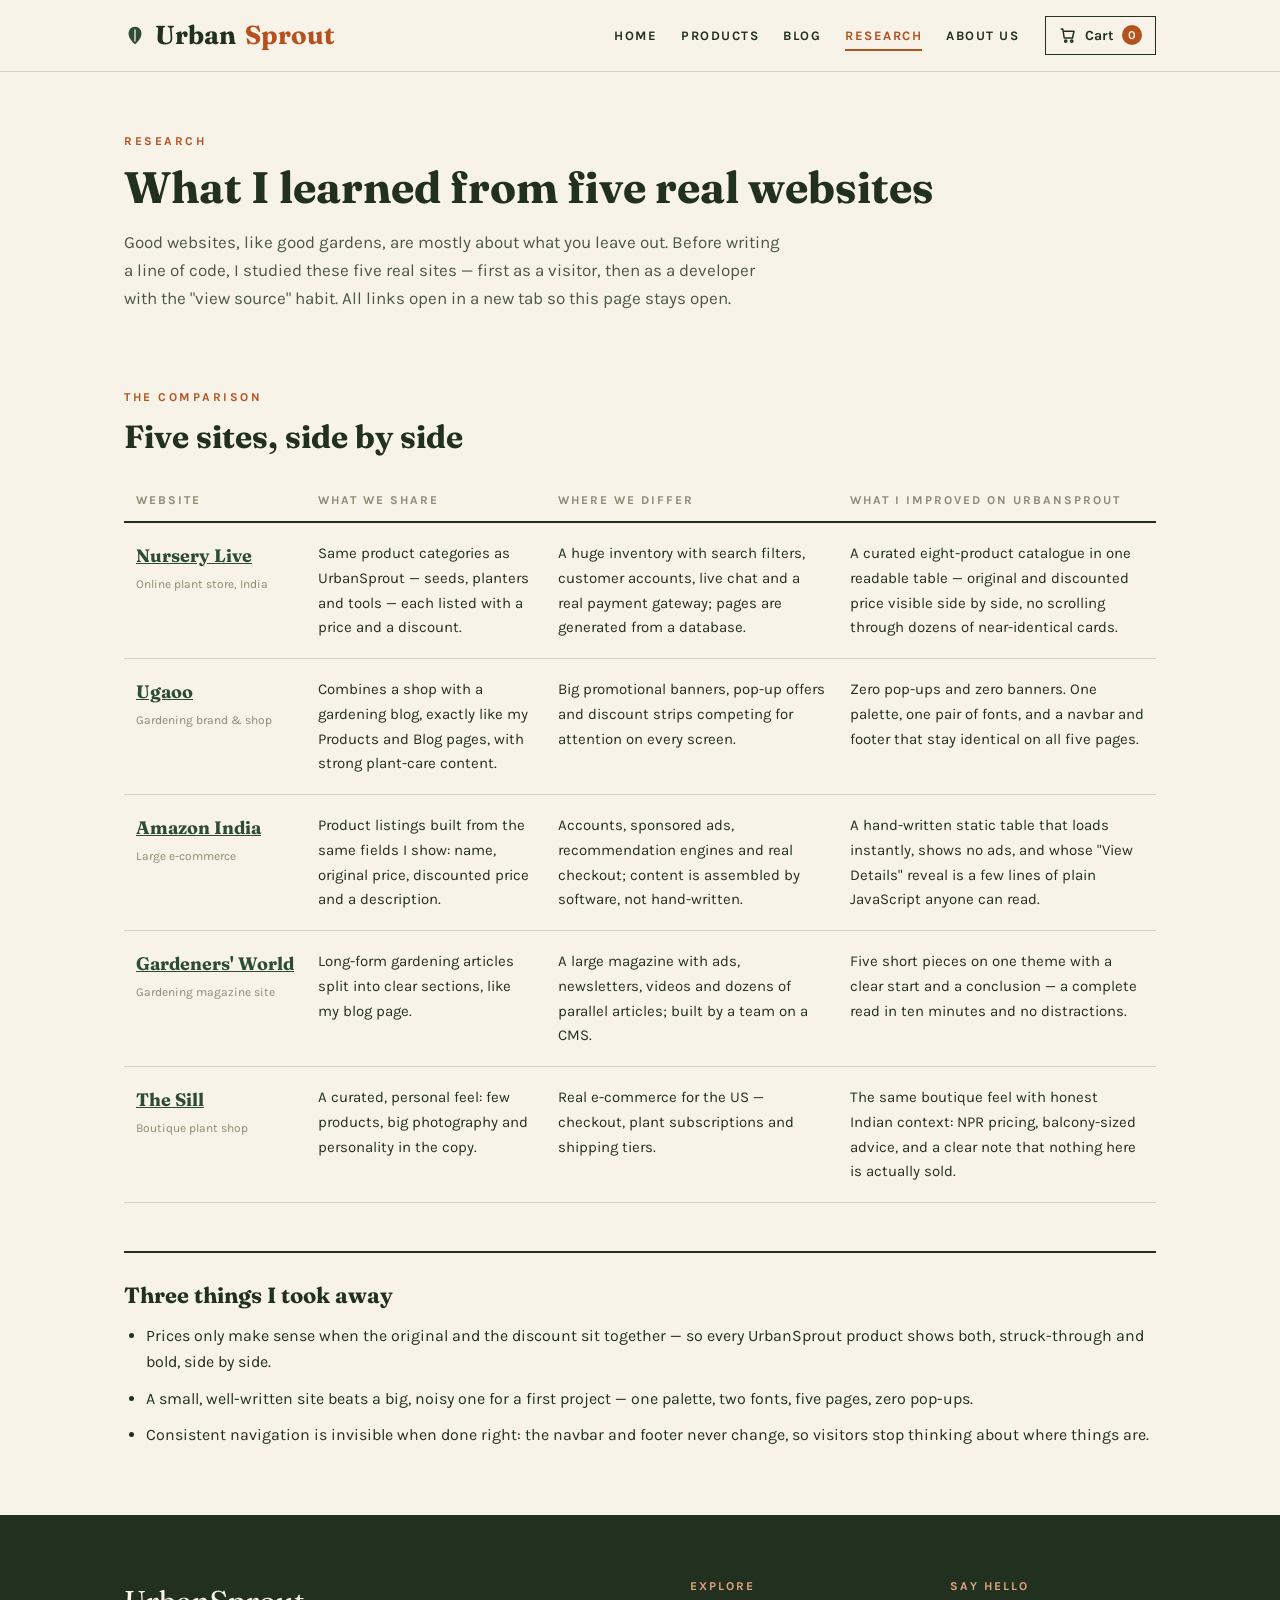
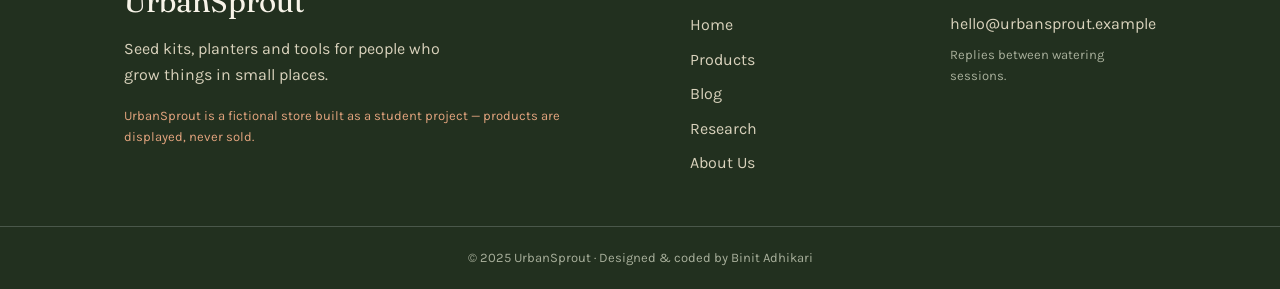
<file: UrbanSprout/research.html>
<!DOCTYPE html>
<html lang="en">
<head>
  
  <meta charset="UTF-8">
  <meta name="viewport" content="width=device-width, initial-scale=1.0">
  <meta name="description" content="The five real websites studied while designing UrbanSprout, and what was improved in each case.">
  <title>Research — UrbanSprout</title>

  
  <link href="https://fonts.googleapis.com/css2?family=Fraunces:opsz,wght@9..144,600;9..144,700&amp;family=Karla:wght@400;700&amp;display=swap" rel="stylesheet">

  
  <link rel="stylesheet" href="css/style.css">
</head>
<body>

  
  <nav class="navbar">
    <div class="nav-inner">
      <a href="index.html" class="brand">
        <svg xmlns="http://www.w3.org/2000/svg" width="22" height="22" viewBox="0 0 24 24" fill="none">
          <path d="M12 22C12 22 5 16.5 5 10.5C5 6 8 3 12 3C16 3 19 6 19 10.5C19 16.5 12 22 12 22Z" fill="#2E4B34"/>
          <path d="M12 6V19" stroke="#F7F3E8" stroke-width="1.4"/>
        </svg>
        Urban<span>Sprout</span>
      </a>
      <ul class="nav-links">
        <li><a href="index.html">Home</a></li>
        <li><a href="products.html">Products</a></li>
        <li><a href="blog.html">Blog</a></li>
        <li><a href="research.html" class="active">Research</a></li>
        <li><a href="about.html">About Us</a></li>
      </ul>
      <a href="products.html#cart" class="cart-link">
        <svg xmlns="http://www.w3.org/2000/svg" width="18" height="18" viewBox="0 0 24 24" fill="none" stroke="currentColor" stroke-width="2" stroke-linecap="round" stroke-linejoin="round">
          <path d="M3 4H5L7 16H18L20 7H6"/>
          <circle cx="9" cy="20" r="1.5"/>
          <circle cx="17" cy="20" r="1.5"/>
        </svg>
        Cart <span class="cart-count" id="cartCount">0</span>
      </a>
    </div>
  </nav>

  
  <header class="page-head">
    <div class="wrap">
      <span class="kicker">Research</span>
      <h1>What I learned from five real websites</h1>
      <p class="lead">Good websites, like good gardens, are mostly about what you leave
         out. Before writing a line of code, I studied these five real sites — first as
         a visitor, then as a developer with the "view source" habit. All links open in
         a new tab so this page stays open.</p>
    </div>
  </header>

  <section class="section">
    <div class="wrap">
      <span class="kicker">The comparison</span>
      <h2>Five sites, side by side</h2>

      <div class="table-scroll">
        <table class="data research">
          <thead>
            <tr>
              <th>Website</th>
              <th>What we share</th>
              <th>Where we differ</th>
              <th>What I improved on UrbanSprout</th>
            </tr>
          </thead>
          <tbody>
            <tr>
              <td class="research-site">
                <a href="https://www.nurserylive.com" target="_blank">Nursery Live</a>
                <span class="research-type">Online plant store, India</span>
              </td>
              <td>Same product categories as UrbanSprout — seeds, planters and tools —
                  each listed with a price and a discount.</td>
              <td>A huge inventory with search filters, customer accounts, live chat
                  and a real payment gateway; pages are generated from a database.</td>
              <td>A curated eight-product catalogue in one readable table — original
                  and discounted price visible side by side, no scrolling through
                  dozens of near-identical cards.</td>
            </tr>
            <tr>
              <td class="research-site">
                <a href="https://www.ugaoo.com" target="_blank">Ugaoo</a>
                <span class="research-type">Gardening brand &amp; shop</span>
              </td>
              <td>Combines a shop with a gardening blog, exactly like my Products and
                  Blog pages, with strong plant-care content.</td>
              <td>Big promotional banners, pop-up offers and discount strips competing
                  for attention on every screen.</td>
              <td>Zero pop-ups and zero banners. One palette, one pair of fonts, and a
                  navbar and footer that stay identical on all five pages.</td>
            </tr>
            <tr>
              <td class="research-site">
                <a href="https://www.amazon.in" target="_blank">Amazon India</a>
                <span class="research-type">Large e-commerce</span>
              </td>
              <td>Product listings built from the same fields I show: name, original
                  price, discounted price and a description.</td>
              <td>Accounts, sponsored ads, recommendation engines and real checkout;
                  content is assembled by software, not hand-written.</td>
              <td>A hand-written static table that loads instantly, shows no ads, and
                  whose "View Details" reveal is a few lines of plain JavaScript
                  anyone can read.</td>
            </tr>
            <tr>
              <td class="research-site">
                <a href="https://www.gardenersworld.com" target="_blank">Gardeners' World</a>
                <span class="research-type">Gardening magazine site</span>
              </td>
              <td>Long-form gardening articles split into clear sections, like my
                  blog page.</td>
              <td>A large magazine with ads, newsletters, videos and dozens of parallel
                  articles; built by a team on a CMS.</td>
              <td>Five short pieces on one theme with a clear start and a conclusion —
                  a complete read in ten minutes and no distractions.</td>
            </tr>
            <tr>
              <td class="research-site">
                <a href="https://www.thesill.com" target="_blank">The Sill</a>
                <span class="research-type">Boutique plant shop</span>
              </td>
              <td>A curated, personal feel: few products, big photography and
                  personality in the copy.</td>
              <td>Real e-commerce for the US — checkout, plant subscriptions and
                  shipping tiers.</td>
              <td>The same boutique feel with honest Indian context: NPR pricing,
                  balcony-sized advice, and a clear note that nothing here is
                  actually sold.</td>
            </tr>
          </tbody>
        </table>
      </div>

      <div class="takeaway">
        <h3>Three things I took away</h3>
        <ul>
          <li>Prices only make sense when the original and the discount sit together —
              so every UrbanSprout product shows both, struck-through and bold, side
              by side.</li>
          <li>A small, well-written site beats a big, noisy one for a first project —
              one palette, two fonts, five pages, zero pop-ups.</li>
          <li>Consistent navigation is invisible when done right: the navbar and footer
              never change, so visitors stop thinking about where things are.</li>
        </ul>
      </div>
    </div>
  </section>

  <footer class="footer">
    <div class="footer-inner">
      <div class="footer-brand">
        <p class="footer-logo">UrbanSprout</p>
        <p class="footer-tagline">Seed kits, planters and tools for people who grow
           things in small places.</p>
        <p class="footer-note">UrbanSprout is a fictional store built as a student
           project — products are displayed, never sold.</p>
      </div>
      <div class="footer-col">
        <h4>Explore</h4>
        <ul>
          <li><a href="index.html">Home</a></li>
          <li><a href="products.html">Products</a></li>
          <li><a href="blog.html">Blog</a></li>
          <li><a href="research.html">Research</a></li>
          <li><a href="about.html">About Us</a></li>
        </ul>
      </div>
      <div class="footer-col">
        <h4>Say hello</h4>
        <p>hello@urbansprout.example</p>
        <p class="footer-small">Replies between watering sessions.</p>
      </div>
    </div>
    <div class="footer-bottom">
      © 2025 UrbanSprout · Designed &amp; coded by Binit Adhikari
    </div>
  </footer>

  <script src="js/main.js"></script>
</body>
</html>
</file>
<file: UrbanSprout/css/style.css>
/* ============================================================
   URBANSPROUT — shared external stylesheet (linked by all 5 pages)
   File: css/style.css · Author: Aaditya Thakur

   One palette, used consistently on every page:
     cream  #F7F3E8  page background
     ink    #22301F  dark green-black (text, footer, cart box)
     green  #2E4B34  forest green (buttons, brand, frames)
     terra  #B5511F  terracotta (accent, sale prices, kickers)
     sage   #EDF0E2  soft green panel background
     line   #D9D2BC  hairline borders
   Type: Fraunces (serif, headings) + Karla (sans, body).
   ============================================================ */


/* ---------- 1. Base reset and typography ---------- */
* { margin: 0; padding: 0; box-sizing: border-box; }

body {
  font-family: 'Karla', Arial, sans-serif;
  background-color: #F7F3E8;
  color: #22301F;
  line-height: 1.65;
}

h1, h2, h3 {
  font-family: 'Fraunces', Georgia, serif;
  font-weight: 700;
  line-height: 1.18;
}
h2 { font-size: 32px; margin-bottom: 18px; }
h3 { font-size: 20px; }

p { margin-bottom: 14px; }

a { color: #2E4B34; }
img { display: block; max-width: 100%; }

/* centered page container used by every section */
.wrap { max-width: 1080px; margin: 0 auto; padding: 0 24px; }

/* small terracotta label that sits above every section heading */
.kicker {
  display: block;
  font-size: 12px; font-weight: 700;
  letter-spacing: 2.5px; text-transform: uppercase;
  color: #B5511F;
  margin-bottom: 10px;
}

/* introductory paragraph under page headings */
.lead { font-size: 17px; color: #4A574A; max-width: 660px; }

/* generic vertical rhythm for content sections */
.section { padding: 56px 0; }

/* ---------- 2. Buttons (hover = simple colour change only) ---------- */
.btn, .btn-outline {
  display: inline-block;
  font-family: 'Karla', Arial, sans-serif;
  font-size: 15px; font-weight: 700;
  padding: 12px 26px;
  cursor: pointer;
  text-decoration: none;
  border: 2px solid #2E4B34;
}
.btn { background-color: #2E4B34; color: #F7F3E8; }
.btn:hover { background-color: #22301F; border-color: #22301F; }

.btn-outline { background-color: transparent; color: #2E4B34; }
.btn-outline:hover { background-color: #2E4B34; color: #F7F3E8; }

/* smaller version used inside the product table */
.btn-small { padding: 8px 16px; font-size: 13px; }

/* ---------- 3. Navbar (identical on all 5 pages) ---------- */
/* sticky = the bar stays visible while the page scrolls */
.navbar {
  position: sticky; top: 0; z-index: 5;
  background-color: #F7F3E8;
  border-bottom: 1px solid #D9D2BC;
}
.nav-inner {
  max-width: 1080px; margin: 0 auto; padding: 14px 24px;
  display: flex; align-items: center; gap: 26px; flex-wrap: wrap;
}
.brand {
  font-family: 'Fraunces', Georgia, serif;
  font-size: 26px; font-weight: 700;
  color: #22301F; text-decoration: none;
  display: flex; align-items: center; gap: 9px;
}
.brand span { color: #B5511F; }

.nav-links { list-style: none; display: flex; gap: 24px; margin-left: auto; flex-wrap: wrap; }
.nav-links a {
  color: #22301F; text-decoration: none;
  font-size: 13px; font-weight: 700;
  letter-spacing: 1.5px; text-transform: uppercase;
  padding: 6px 0;
  border-bottom: 2px solid transparent;
}
.nav-links a:hover { color: #B5511F; }
.nav-links a.active { color: #B5511F; border-bottom-color: #B5511F; }

/* cart indicator — jumps to the cart box on the Products page */
.cart-link {
  display: flex; align-items: center; gap: 8px;
  color: #22301F; text-decoration: none;
  font-size: 14px; font-weight: 700;
  border: 1px solid #22301F; padding: 7px 13px;
}
.cart-link:hover { background-color: #EDF0E2; }
.cart-count {
  background-color: #B5511F; color: #F7F3E8;
  font-size: 12px; font-weight: 700;
  min-width: 20px; height: 20px; line-height: 20px;
  text-align: center; border-radius: 10px; padding: 0 5px;
}

/* ---------- 4. Hero (Home page) ---------- */
.hero { padding: 72px 0; }
.hero-grid { display: flex; align-items: center; gap: 60px; flex-wrap: wrap; }
.hero-text { flex: 1 1 420px; }
.hero-text h1 { font-size: 56px; margin: 6px 0 24px; }
.hero-text h1 em { color: #B5511F; }
.hero-text p { font-size: 18px; max-width: 480px; margin-bottom: 30px; color: #37432F; }
.hero-text .btn-outline { margin-left: 14px; }
.hero-text .hero-note { font-size: 13px; color: #8F8973; margin: 24px 0 0; }
.hero-img { flex: 1 1 340px; max-width: 430px; width: 100%; }

/* ---------- 5. Quote band (Home page) ---------- */
.band { background-color: #2E4B34; padding: 58px 0; }
.band p {
  font-family: 'Fraunces', Georgia, serif;
  font-style: italic;
  font-size: 30px; line-height: 1.35;
  color: #F7F3E8;
  text-align: center;
  max-width: 760px; margin: 0 auto;
}

/* ---------- 6. Featured product strip (Home page) ---------- */
.feature {
  background-color: #EDF0E2;
  padding: 42px;
  display: flex; align-items: center; gap: 46px; flex-wrap: wrap;
}
/* object-fit: cover crops the photo to fill the fixed box */
.feature img { width: 280px; height: 210px; object-fit: cover; flex: none; }
.feature-info { flex: 1 1 340px; }
.feature-info h2 { font-size: 27px; }
.feature-price { margin: 16px 0 24px; }
.feature-price .price-old { font-size: 17px; margin-right: 12px; }
.feature-price .save-tag { margin-left: 12px; }

/* prices — shared by the Home strip and the Products table */
.price-old { text-decoration: line-through; color: #8F8973; }
.price-new {
  font-family: 'Fraunces', Georgia, serif;
  font-size: 24px; font-weight: 700; color: #B5511F;
}
.save-tag {
  display: inline-block;
  background-color: #B5511F; color: #F7F3E8;
  font-size: 11px; font-weight: 700;
  letter-spacing: 1.5px; text-transform: uppercase;
  padding: 3px 9px;
}

/* ---------- 7. Tables (Home guide, Products catalogue, Research) ---------- */
/* .table-scroll lets wide tables scroll sideways on small screens
   instead of breaking the layout */
.table-scroll { overflow-x: auto; margin-top: 26px; }

table.data { width: 100%; border-collapse: collapse; }
table.data th {
  text-align: left;
  font-size: 12px; font-weight: 700;
  letter-spacing: 2px; text-transform: uppercase;
  color: #8F8973;
  border-bottom: 2px solid #22301F;
  padding: 10px 12px;
}
table.data td {
  padding: 18px 12px;
  border-bottom: 1px solid #D9D2BC;
  vertical-align: top;
  font-size: 15px;
}
table.data a { font-weight: 700; white-space: nowrap; }
table.data a:hover { color: #B5511F; }

/* Home page-guide table: page names in the display serif */
.page-name { font-family: 'Fraunces', Georgia, serif; font-size: 19px; font-weight: 700; }

/* ---------- 8. Page heading block (all inner pages) ---------- */
.page-head { padding: 60px 0 6px; }
.page-head h1 { font-size: 44px; margin: 6px 0 0; }
.page-head .lead { margin-top: 14px; }

/* ---------- 9. Product catalogue (Products page) ---------- */
table.catalogue td { vertical-align: middle; }
.prod-cell { display: flex; align-items: center; gap: 14px; min-width: 230px; }
table.catalogue .prod-cell img { width: 76px; height: 76px; object-fit: cover; flex: none; }
.prod-name {
  font-family: 'Fraunces', Georgia, serif;
  font-size: 19px; font-weight: 700; line-height: 1.25; margin: 0;
}
.prod-tag {
  font-size: 11px; font-weight: 700;
  letter-spacing: 1.5px; text-transform: uppercase;
  color: #B5511F; margin: 4px 0 0;
}
.col-price, .col-btn { white-space: nowrap; }
.col-desc { min-width: 250px; color: #4A574A; }

/* hidden "View Details" rows: hidden by default in CSS, shown by
   JavaScript — js/main.js toggles the class "open", and these two
   rules decide visibility. CSS hides, JS only flips a class. */
tr.detail-row { display: none; }
tr.detail-row.open { display: table-row; }
tr.detail-row td {
  background-color: #EDF0E2;
  border-left: 4px solid #B5511F;
  padding: 24px 18px 26px;
}
.detail-box { max-width: 660px; }
.detail-box ul { margin: 8px 0 20px 22px; }
.detail-box li { margin-bottom: 5px; }
.detail-label {
  font-size: 12px; font-weight: 700;
  letter-spacing: 1.5px; text-transform: uppercase;
  color: #4A574A; margin: 16px 0 4px;
}

/* ---------- 10. Cart box (Products page) ---------- */
.cart-box {
  background-color: #22301F; color: #F7F3E8;
  padding: 58px 0;
  margin-bottom: 56px;
}
.cart-box h2 { color: #F7F3E8; }
.cart-box .kicker { color: #E3A47E; }

#cartItems { list-style: none; margin: 22px 0 6px; }
#cartItems li {
  display: flex; justify-content: space-between; align-items: center; gap: 18px;
  padding: 13px 0;
  border-bottom: 1px solid #4A574A;
}
#cartItems li.cart-empty { justify-content: flex-start; color: #C9C4AE; font-style: italic; }
.remove-btn {
  background: none; border: none; padding: 0;
  font-family: 'Karla', Arial, sans-serif;
  font-size: 13px; color: #E3A47E;
  text-decoration: underline; cursor: pointer;
}
.remove-btn:hover { color: #F7F3E8; }

.cart-total { font-family: 'Fraunces', Georgia, serif; font-size: 26px; margin: 20px 0; }
.cart-note { font-size: 13px; color: #C9C4AE; margin: 16px 0 0; }

/* checkout button: cream on dark green, inverts on hover */
.btn-cart { background-color: #F7F3E8; color: #22301F; border-color: #F7F3E8; }
.btn-cart:hover { background-color: transparent; color: #F7F3E8; }

/* ---------- 11. Research page extras ---------- */
.research-site a { font-family: 'Fraunces', Georgia, serif; font-size: 18px; white-space: normal; }
.research-type { display: block; font-size: 12px; color: #8F8973; margin-top: 4px; }
.takeaway { margin-top: 48px; border-top: 2px solid #22301F; padding-top: 30px; }
.takeaway h3 { font-size: 22px; margin-bottom: 14px; }
.takeaway ul { margin-left: 22px; }
.takeaway li { margin-bottom: 10px; }

/* ---------- 12. About page: profile and portfolio blocks ---------- */
.profile { display: flex; align-items: flex-start; gap: 54px; flex-wrap: wrap; }
.profile img { flex: none; }
.profile-text { flex: 1 1 380px; }
.profile-text h2 { font-size: 34px; }
.team-line {
  background-color: #EDF0E2;
  border-left: 4px solid #2E4B34;
  padding: 14px 20px;
  margin-top: 20px;
  margin-bottom: 0;
}

/* portfolio blocks flow into as many rows as they need */
.cv-grid { display: flex; flex-wrap: wrap; gap: 38px 60px; margin-top: 26px; }
.cv-block { flex: 1 1 340px; }
.cv-block h3 { border-bottom: 2px solid #22301F; padding-bottom: 10px; margin-bottom: 8px; }
.cv-block ul { list-style: none; }
.cv-block li { padding: 12px 0; border-bottom: 1px solid #D9D2BC; }

/* ---------- 13. Feedback form (About page) ---------- */
.feedback-form { max-width: 560px; margin-top: 28px; }
.form-row { margin-bottom: 18px; }
.form-row label { display: block; font-size: 14px; font-weight: 700; margin-bottom: 6px; }
.form-row input, .form-row select, .form-row textarea {
  width: 100%;
  padding: 12px 14px;
  border: 2px solid #D9D2BC;
  background-color: #FFFFFF;
  font-family: 'Karla', Arial, sans-serif;
  font-size: 15px;
  color: #22301F;
}
/* :focus = the field the visitor is currently typing in */
.form-row input:focus, .form-row select:focus, .form-row textarea:focus {
  border-color: #2E4B34;
  outline: none;
}
.form-row textarea { min-height: 150px; resize: vertical; }
/* error messages written by validateForm() in js/main.js */
.err { display: block; font-size: 13px; font-weight: 700; color: #B3261E; margin-top: 5px; }

/* ---------- 14. Footer (identical on all 5 pages) ---------- */
.footer { background-color: #22301F; color: #D9D2BC; }
.footer-inner {
  max-width: 1080px; margin: 0 auto;
  padding: 62px 24px 46px;
  display: flex; flex-wrap: wrap; gap: 46px 70px;
}
.footer-brand { flex: 1 1 280px; }
.footer-logo { font-family: 'Fraunces', Georgia, serif; font-size: 30px; color: #F7F3E8; margin: 0; }
.footer-tagline { max-width: 320px; margin-top: 10px; }
.footer-note { font-size: 13px; color: #E3A47E; margin: 16px 0 0; }
.footer-col { flex: 0 1 190px; }
.footer-col h4 {
  color: #E3A47E;
  font-size: 12px; letter-spacing: 2px; text-transform: uppercase;
  margin-bottom: 12px;
}
.footer-col ul { list-style: none; }
.footer-col a { display: block; color: #D9D2BC; text-decoration: none; padding: 4px 0; }
.footer-col a:hover { color: #F7F3E8; }
.footer-col p { padding: 3px 0; margin: 0; }
.footer-small { font-size: 13px; color: #A8AF9B; }
.footer-bottom {
  border-top: 1px solid #4A574A;
  text-align: center;
  padding: 20px 24px;
  font-size: 13px; color: #A8AF9B;
}

/* ---------- 15. One small-screen breakpoint ---------- */
/* media query = "if the screen is narrower than 720px, apply these rules" */
@media (max-width: 720px) {
  .hero { padding: 48px 0 56px; }
  .hero-text h1 { font-size: 38px; }
  .hero-text p { font-size: 16px; }
  .hero-text .btn-outline { margin-left: 0; }
  .page-head h1 { font-size: 33px; }
  h2 { font-size: 27px; }
  .band p { font-size: 23px; }
  .section { padding: 46px 0; }
  .feature { padding: 26px; }
  .feature img { width: 100%; height: 220px; }
  .nav-inner { gap: 12px 22px; }
  .nav-links { margin-left: 0; }
}
</file>
